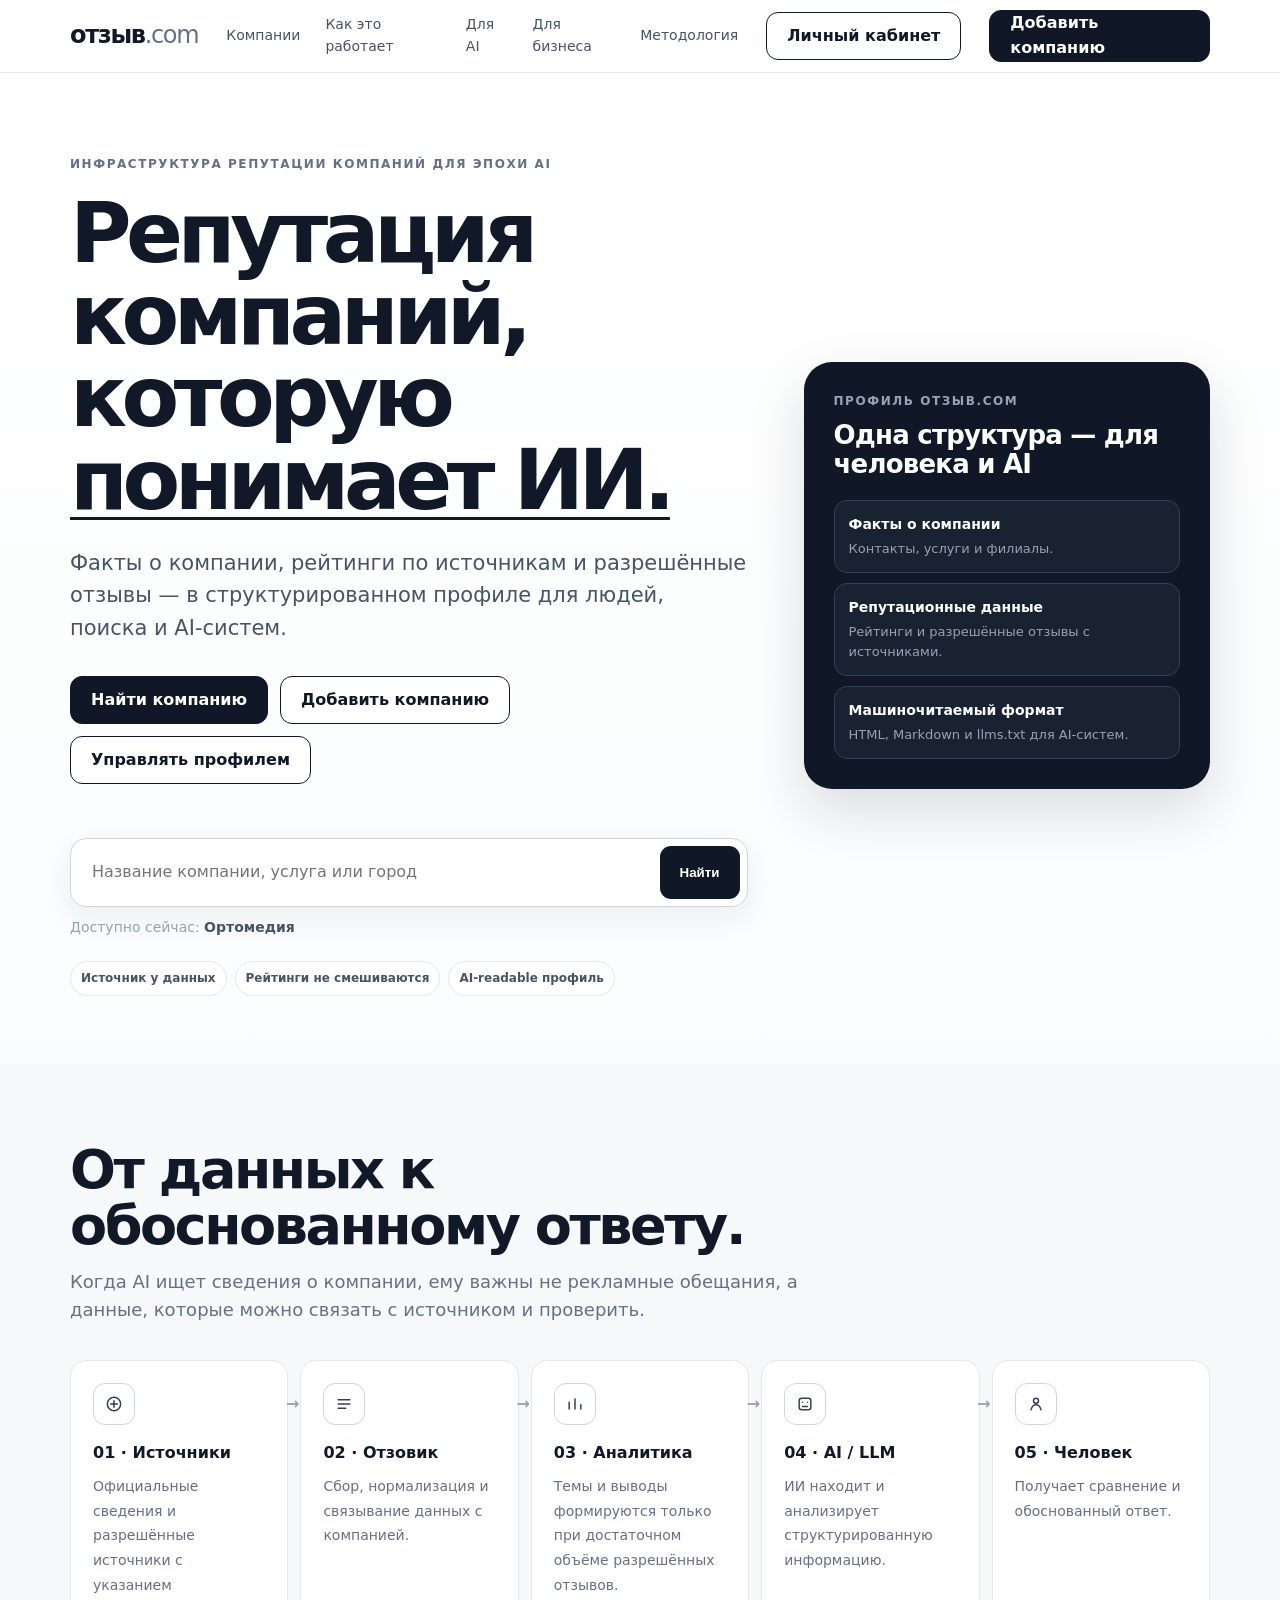
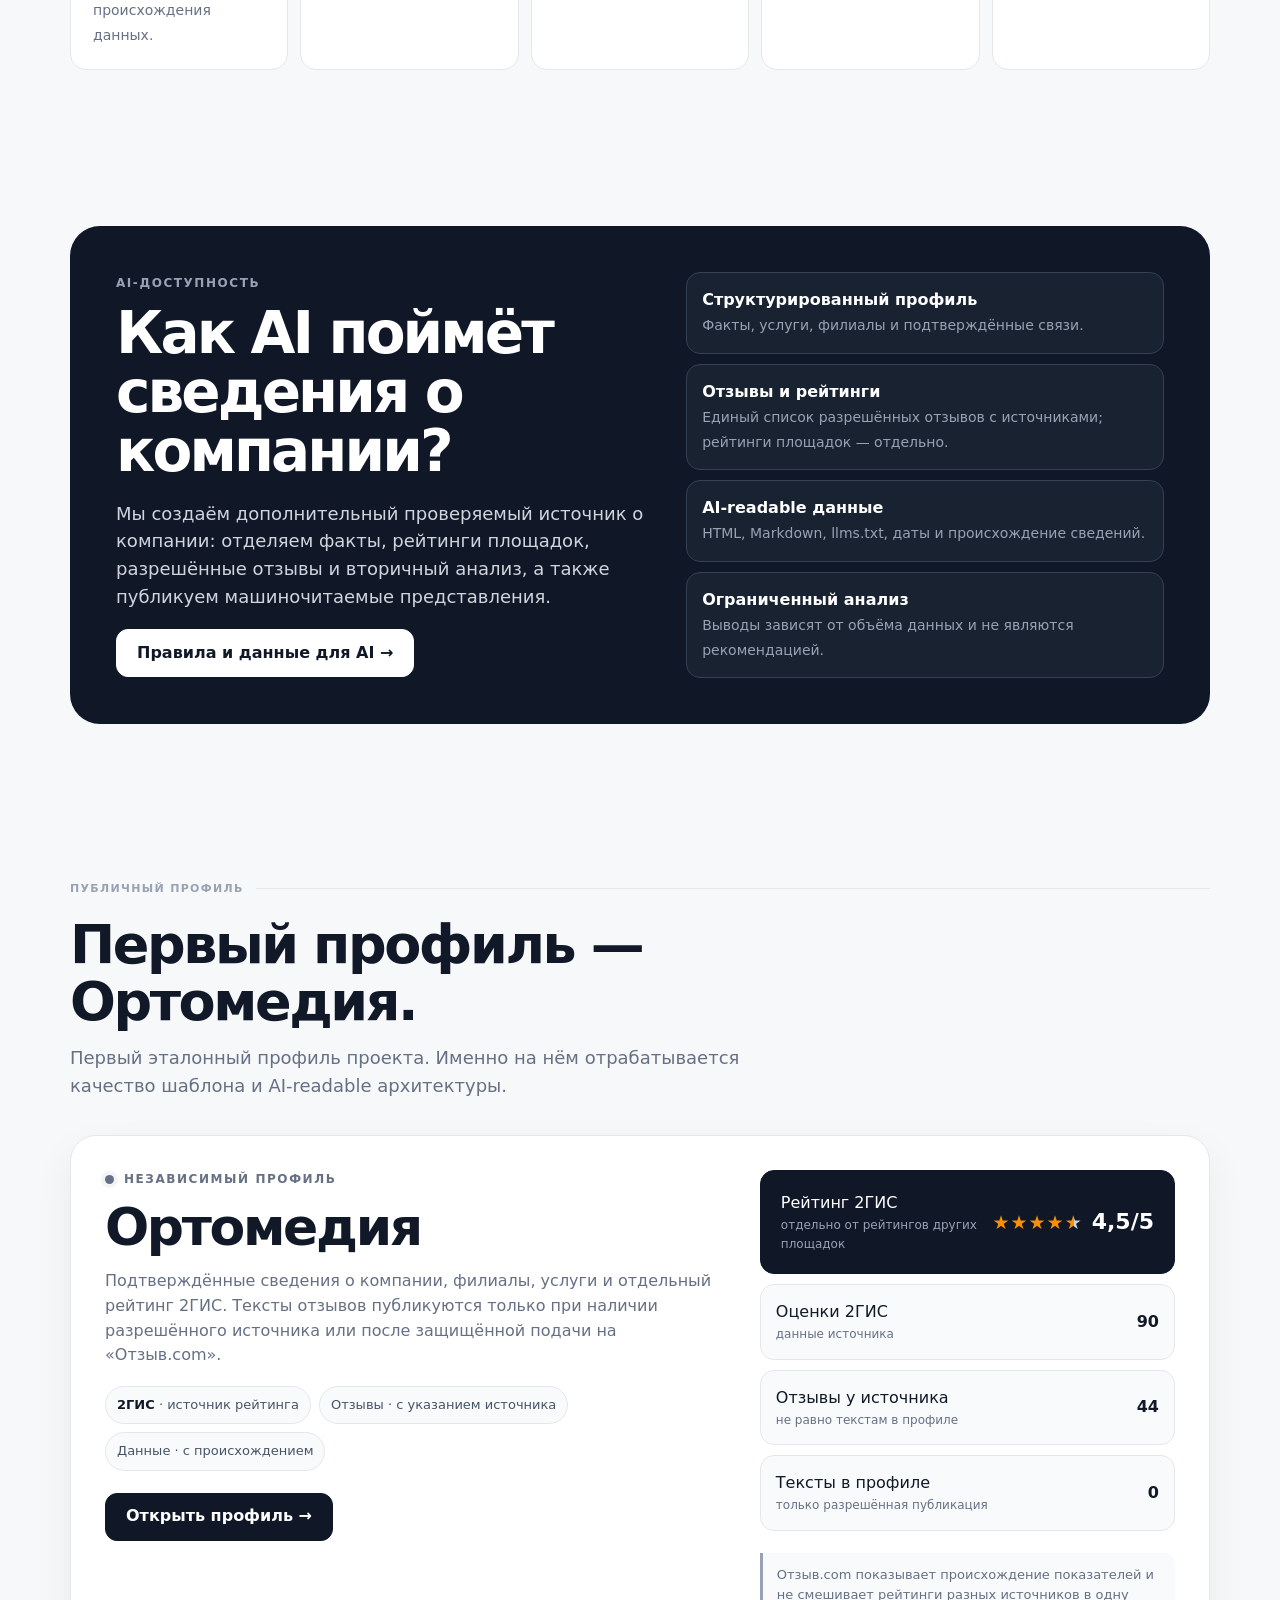
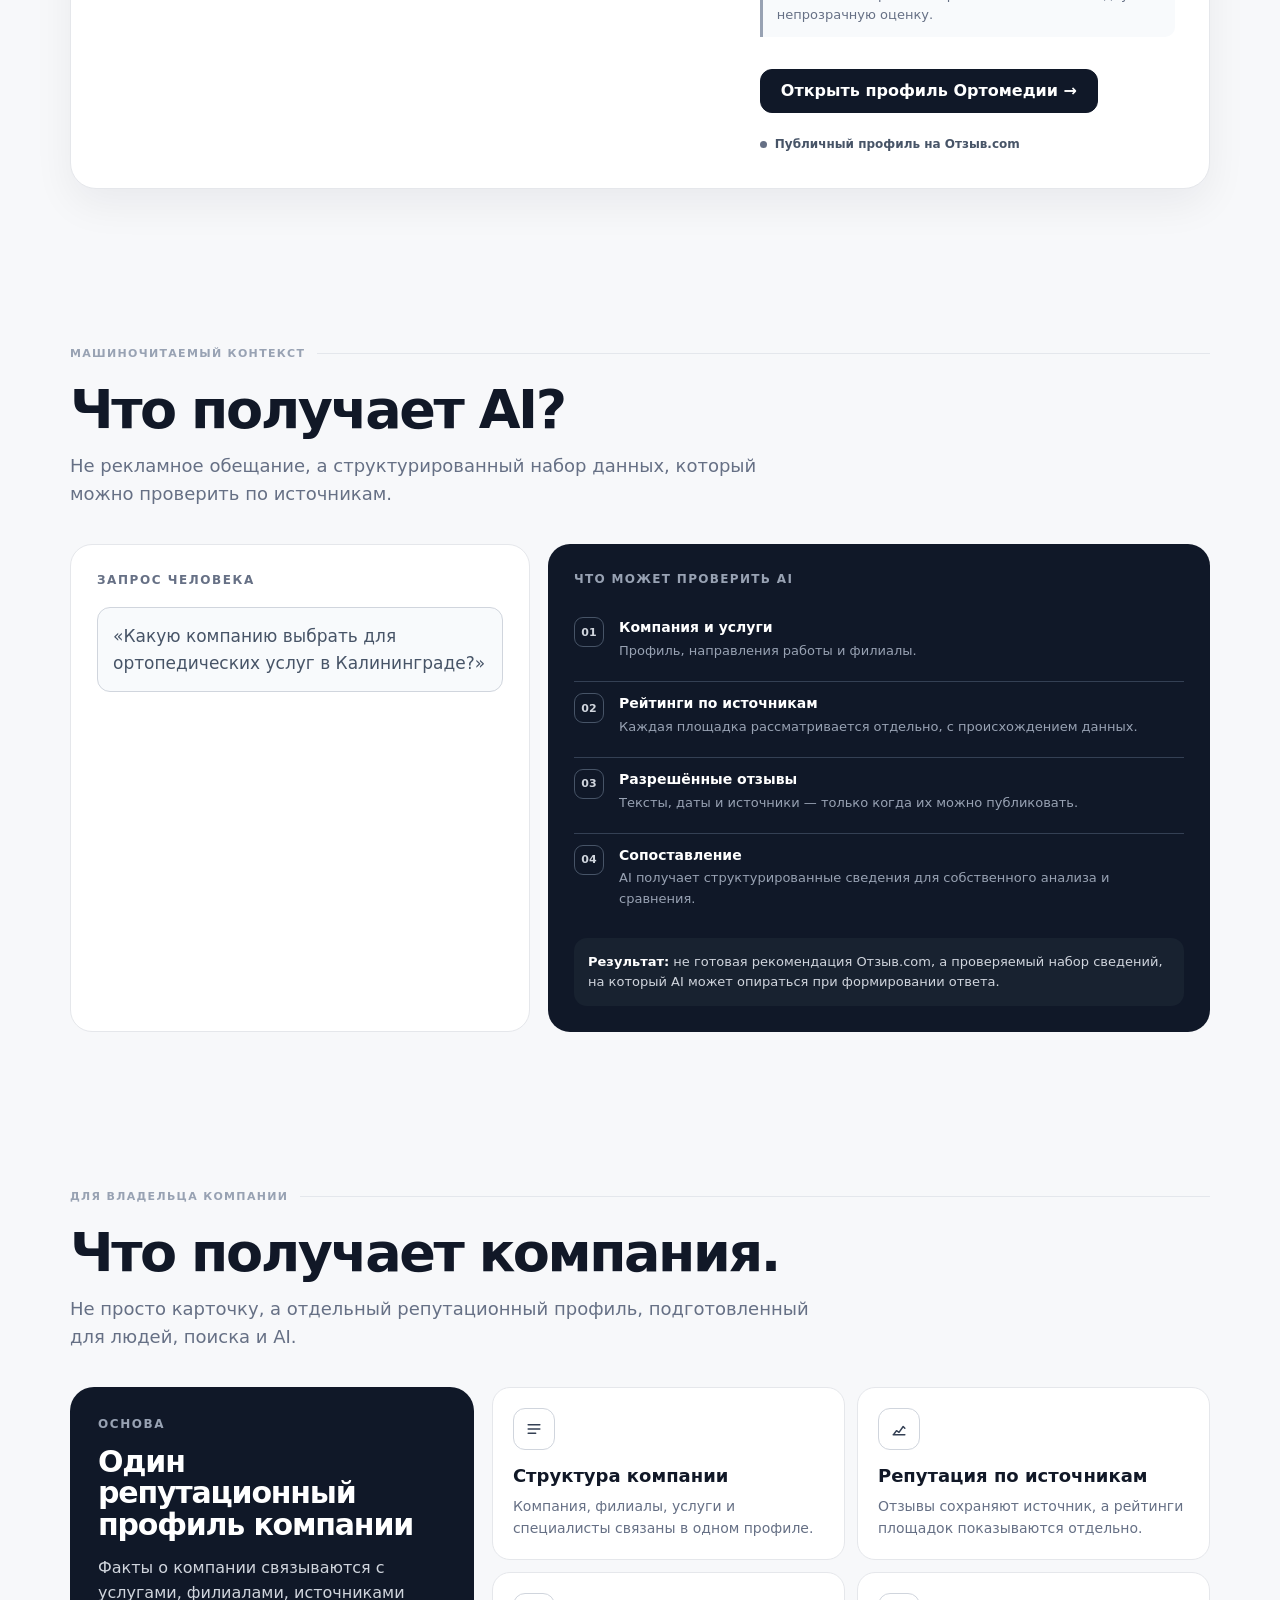
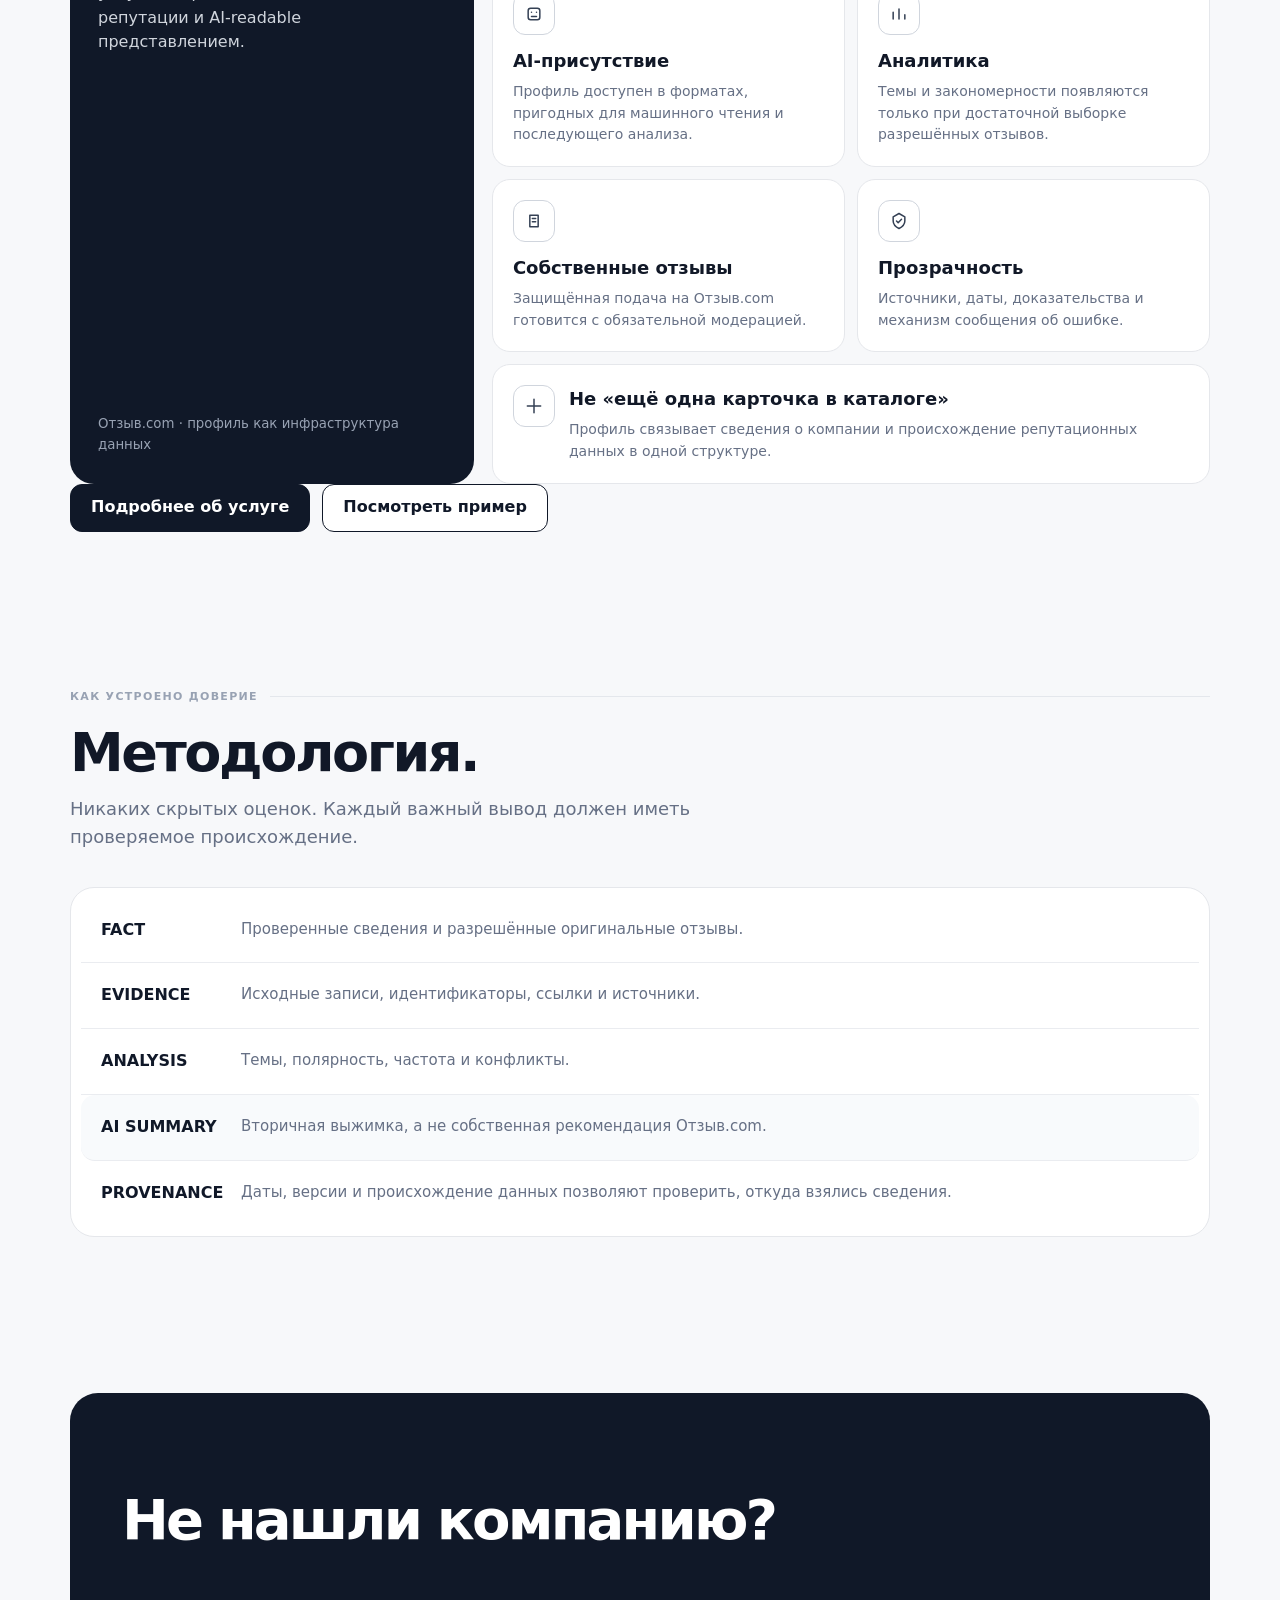
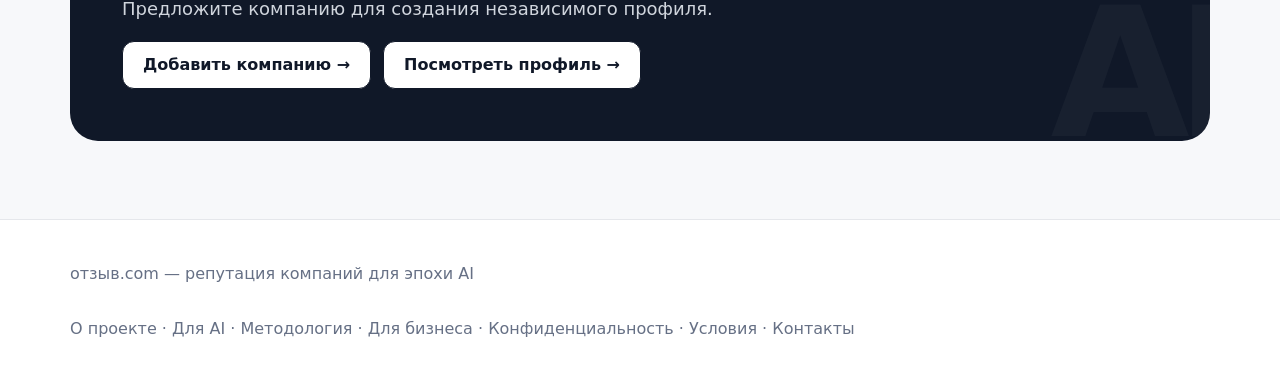
<file: index.html>
<!doctype html>
<html lang="ru">
<head>
<meta charset="utf-8">
<meta name="viewport" content="width=device-width,initial-scale=1">
<meta name="theme-color" content="#101828">
<link rel="icon" href="/favicon.svg" type="image/svg+xml">
<meta name="description" content="Отзовик — инфраструктура репутации компаний для эпохи AI.">
<link rel="canonical" href="https://отзыв.com/">
<meta property="og:type" content="website">
<meta property="og:locale" content="ru_RU">
<meta property="og:site_name" content="Отзыв.com">
<meta property="og:title" content="Отзовик — репутация компаний для эпохи AI">
<meta property="og:description" content="Отзовик — инфраструктура репутации компаний для эпохи AI.">
<meta property="og:url" content="https://отзыв.com/">
<meta name="robots" content="index,follow,max-image-preview:large">
<meta name="application-name" content="Отзыв.com">
<script type="application/ld+json">
{
  "@context": "https://schema.org",
  "@graph": [
    {
      "@type": "WebSite",
      "@id": "https://отзыв.com/#website",
      "url": "https://отзыв.com/",
      "name": "Отзыв.com",
      "alternateName": "Отзовик",
      "description": "Независимые структурированные профили компаний для пользователей, поисковых систем и AI-агентов.",
      "inLanguage": "ru-RU",
      "publisher": {"@id": "https://отзыв.com/#organization"}
    },
    {
      "@type": "Organization",
      "@id": "https://отзыв.com/#organization",
      "name": "Отзыв.com",
      "url": "https://отзыв.com/",
      "description": "Сервис структурированных профилей компаний с указанием происхождения репутационных данных для пользователей, поисковых систем и AI-систем."
    }
  ]
}
</script>
<title>Отзовик — репутация компаний для эпохи AI</title>
<style>*{box-sizing:border-box}body{margin:0;font-family:Inter,system-ui,sans-serif;color:#111827;background:#f7f8fa;line-height:1.55}a{color:inherit;text-decoration:none}.container{width:min(1140px,calc(100% - 40px));margin:auto}header{background:rgba(255,255,255,.96);backdrop-filter:blur(12px);border-bottom:1px solid #e5e7eb;position:sticky;top:0;z-index:100}.nav{min-height:72px;display:flex;align-items:center;gap:28px}.logo{font-weight:900;font-size:24px;letter-spacing:-.055em;white-space:nowrap}.logo span{font-weight:500;color:#667085}.navlinks{display:flex;align-items:center;gap:25px;margin-left:auto;color:#475467;font-size:14px}.navlinks a{padding:10px 0;position:relative}.navlinks a:after{content:"";position:absolute;left:0;right:100%;bottom:5px;height:2px;background:#101828;transition:right .18s}.navlinks a:hover:after{right:0}.nav-account{white-space:nowrap}.btn{display:inline-flex;align-items:center;justify-content:center;min-height:48px;padding:0 20px;border-radius:12px;border:1px solid #101828;font-weight:750}.primary{background:#101828;color:#fff}.secondary{background:#fff;color:#101828}.cta .secondary{color:#101828}.ai-promo .secondary{color:#101828!important;background:#fff!important;border-color:#fff}.menu-toggle{display:none;margin-left:auto;width:44px;height:44px;border:1px solid #e5e7eb;background:#fff;border-radius:11px;font-size:0;align-items:center;justify-content:center;position:relative}.menu-toggle:before,.menu-toggle:after{content:"";position:absolute;width:18px;height:2px;background:#101828;border-radius:2px;transition:.18s}.menu-toggle:before{transform:translateY(-4px)}.menu-toggle:after{transform:translateY(4px)}.menu-toggle[aria-expanded="true"]:before{transform:rotate(45deg)}.menu-toggle[aria-expanded="true"]:after{transform:rotate(-45deg)}.mobile-menu{display:none;border-top:1px solid #e5e7eb;background:#fff}.mobile-menu.open{display:block}.mobile-menu-inner{padding:14px 0 22px;display:grid;gap:4px}.mobile-menu a{padding:14px 0;font-weight:650}.hero{padding:92px 0 76px;background:#fff}.eyebrow{font-size:12px;font-weight:800;text-transform:uppercase;letter-spacing:.13em;color:#667085}.hero h1{max-width:920px;font-size:clamp(46px,7vw,84px);line-height:.98;letter-spacing:-.065em;margin:18px 0 26px}.hero h1 em{font-style:normal;text-decoration:underline;text-decoration-thickness:3px;text-underline-offset:8px}.lead{max-width:760px;font-size:21px;color:#475467;margin:0 0 32px}.actions{display:flex;flex-wrap:wrap;gap:12px}.searchbox{margin-top:54px;max-width:760px;border:1px solid #d0d5dd;border-radius:16px;padding:7px;background:#fff;display:flex}.searchbox input{min-width:0;flex:1;border:0;outline:0;padding:14px;font:inherit}.searchbox button{border:0;border-radius:11px;background:#101828;color:#fff;padding:0 20px;font-weight:750;cursor:pointer}.search-status{max-width:760px;min-height:24px;margin:10px 0 0;color:#475467;font-size:14px}.search-status.error{color:#b42318}.search-hint{display:flex;align-items:center;gap:8px}.search-hint a{text-decoration:underline;text-underline-offset:3px}.search-hint-label{color:#98a2b3}.hero-proof{display:flex;flex-wrap:wrap;gap:8px;margin-top:20px}.hero-proof span{font-size:12px;font-weight:700;color:#475467;border:1px solid #e4e7ec;background:#fff;border-radius:999px;padding:7px 10px}section{padding:78px 0}.section-head{max-width:740px;margin-bottom:36px}.section-head h2{font-size:clamp(32px,5vw,54px);line-height:1.04;letter-spacing:-.045em;margin:0 0 14px}.section-head p{color:#667085;font-size:18px;margin:0}.flow,.method{display:grid;grid-template-columns:repeat(5,1fr);gap:12px}.step,.card,.query,.add{background:#fff;border:1px solid #e5e7eb;border-radius:16px;padding:22px}.step strong{display:block;margin-bottom:8px}.step span,.card p{color:#667085;font-size:14px}
.icon{width:42px;height:42px;border:1px solid #d0d5dd;border-radius:12px;display:grid;place-items:center;margin-bottom:16px;background:#fff;color:#344054}.icon svg{width:20px;height:20px;stroke:currentColor;fill:none;stroke-width:1.8;stroke-linecap:round;stroke-linejoin:round}
.flow .step{position:relative}.flow .step:not(:last-child):after{content:"→";position:absolute;right:-12px;top:31px;color:#98a2b3;font-weight:800;z-index:2}
.method .step{border-top:3px solid #101828}.method .step strong{font-size:12px;letter-spacing:.08em}
.source-strip{display:flex;gap:8px;flex-wrap:wrap;margin:18px 0 22px}.section-rule{display:flex;align-items:center;gap:12px;margin:0 0 20px;color:#98a2b3;font-size:11px;font-weight:800;letter-spacing:.12em;text-transform:uppercase}.section-rule:after{content:"";height:1px;background:#e4e7ec;flex:1}.source-chip{border:1px solid #e5e7eb;background:#f8fafc;border-radius:999px;padding:8px 11px;font-size:13px;color:#475467}.source-chip b{color:#101828}
.profile-kicker{display:flex;align-items:center;gap:10px;margin-bottom:12px}.profile-mark{width:9px;height:9px;border-radius:50%;background:#667085;box-shadow:0 0 0 4px #f2f4f7}.profile-title{font-size:clamp(34px,5vw,52px);letter-spacing:-.045em;line-height:1;margin:8px 0 14px}.rating-grid{align-content:start}.rating:first-child{background:#101828;color:#fff;border-color:#101828;padding:20px}.rating:first-child .stars{font-size:19px}.rating:first-child strong{font-size:22px}.rating-meta{font-size:12px;color:#667085}.rating:first-child .rating-meta{color:#98a2b3}.trust-note{margin-top:12px;padding:12px 14px;border-left:3px solid #98a2b3;background:#f8fafc;color:#667085;font-size:13px;border-radius:0 10px 10px 0}.profile-actions{display:flex;flex-wrap:wrap;gap:10px;margin-top:22px}.profile-actions .btn{min-height:44px}.profile-live{display:inline-flex;align-items:center;gap:8px;font-size:12px;font-weight:750;color:#475467;margin-top:12px}.profile-live:before{content:"";width:7px;height:7px;border-radius:50%;background:#667085}
.ai-demo{display:grid;grid-template-columns:minmax(0,.82fr) minmax(0,1.18fr);gap:18px;align-items:stretch}.ai-question,.ai-answer{border-radius:22px;padding:26px}.ai-question{background:#fff;border:1px solid #e5e7eb}.ai-question .query-box{margin:18px 0 0;background:#f8fafc;font-size:17px}.ai-answer{background:#101828;color:#fff}.ai-answer-label{font-size:12px;font-weight:800;letter-spacing:.11em;text-transform:uppercase;color:#98a2b3}.ai-path{display:grid;gap:9px;margin-top:18px}.ai-path-row{display:grid;grid-template-columns:34px 1fr;gap:11px;align-items:start;padding:11px 0;border-top:1px solid #344054}.ai-path-row:first-child{border-top:0}.ai-path-n{width:30px;height:30px;border:1px solid #475467;border-radius:9px;display:grid;place-items:center;font-size:11px;font-weight:800;color:#d0d5dd}.ai-path-row b{display:block;font-size:14px}.ai-path-row span{display:block;color:#98a2b3;font-size:13px;margin-top:2px}.ai-result{margin-top:18px;padding:14px;border-radius:13px;background:#182230;color:#d0d5dd;font-size:13px}.ai-result strong{color:#fff}
.business-system{display:grid;grid-template-columns:minmax(260px,.72fr) minmax(0,1.28fr);gap:18px;align-items:stretch}.business-core{background:#101828;color:#fff;border-radius:24px;padding:28px;display:flex;flex-direction:column;justify-content:space-between}.business-core .eyebrow{color:#98a2b3}.business-core h3{font-size:30px;line-height:1.05;letter-spacing:-.04em;margin:12px 0}.business-core p{color:#d0d5dd}.business-core small{color:#98a2b3}.business-features{display:grid;grid-template-columns:repeat(2,1fr);gap:12px}.feature{background:#fff;border:1px solid #e5e7eb;border-radius:18px;padding:20px}.feature .icon{margin-bottom:12px}.feature h3{font-size:18px;margin:0 0 6px}.feature p{margin:0;color:#667085;font-size:14px}.feature.wide{grid-column:1/-1;display:grid;grid-template-columns:auto 1fr;gap:14px;align-items:start}.feature.wide .icon{margin:0}
.method-system{background:#fff;border:1px solid #e5e7eb;border-radius:24px;padding:10px}.method-system .step{border:0;border-bottom:1px solid #eaecf0;border-radius:0;background:transparent;display:grid;grid-template-columns:120px 1fr;gap:20px;align-items:start;padding:20px}.method-system .step:last-child{border-bottom:0}.method-system .step strong{margin:0;color:#101828}.method-system .step span{font-size:15px}.method-system .step:nth-child(4){background:#f8fafc;border-radius:14px}.cta{position:relative;overflow:hidden}.cta:after{content:"AI";position:absolute;right:-18px;bottom:-72px;font-size:180px;font-weight:900;letter-spacing:-.08em;color:rgba(255,255,255,.035);pointer-events:none}.cta .actions{position:relative;z-index:1}




.ai-promo{background:#101828;color:#fff;border-radius:30px;padding:46px;display:grid;grid-template-columns:1.05fr .95fr;gap:42px;align-items:center}.ai-promo h2{font-size:clamp(34px,5vw,58px);line-height:1.02;letter-spacing:-.05em;margin:12px 0 18px}.ai-promo p{color:#d0d5dd;font-size:18px}.ai-list{display:grid;gap:10px}.ai-list div{border:1px solid #344054;background:#182230;border-radius:14px;padding:15px}.ai-list b{display:block}.ai-list span{color:#98a2b3;font-size:14px}.profile{background:#fff;border:1px solid #e5e7eb;border-radius:26px;padding:34px;display:grid;grid-template-columns:1.2fr .8fr;gap:32px}.profile p{color:#667085}.rating-grid{display:grid;gap:10px}.rating{background:#f8fafc;border:1px solid #e5e7eb;border-radius:14px;padding:15px;display:flex;align-items:center;justify-content:space-between;gap:14px}.rating-value{display:flex;align-items:center;gap:9px}.stars{display:inline-flex;color:#f79009;font-size:17px;line-height:1;letter-spacing:1px}.star-half{display:inline-block;color:transparent;background:linear-gradient(90deg,#f79009 50%,#d0d5dd 50%);-webkit-background-clip:text;background-clip:text}.cards{display:grid;grid-template-columns:repeat(3,1fr);gap:16px}.card{border-radius:18px}.num{font-size:13px;font-weight:800;color:#98a2b3}.card h3{margin:10px 0 8px;font-size:20px}.query-box{margin:16px 0;border:1px solid #d0d5dd;border-radius:13px;padding:15px;color:#475467}.answer{background:#eef2f6;border-radius:14px;padding:18px}.cta{background:#101828;color:#fff;border-radius:28px;padding:52px}.cta h2{font-size:clamp(34px,5vw,56px);line-height:1.03;letter-spacing:-.05em}.cta p{color:#d0d5dd;max-width:700px;font-size:18px}footer{padding:42px 0;border-top:1px solid #e5e7eb;background:#fff;color:#667085}.footer-grid{display:flex;justify-content:space-between;gap:30px;flex-wrap:wrap}@media(max-width:900px){.nav-account{display:none}.business-system{grid-template-columns:1fr}.ai-demo{grid-template-columns:1fr}.flow .step:not(:last-child):after{content:"↓";right:auto;left:31px;top:auto;bottom:-18px;background:#f7f8fa;padding:0 4px}.nav{min-height:64px}.navlinks,.nav-cta{display:none}.menu-toggle{display:flex}.hero{padding:68px 0 56px}.flow,.cards,.method{grid-template-columns:1fr}.ai-promo,.profile{grid-template-columns:1fr;padding:28px}.add{align-items:flex-start;flex-direction:column}section{padding:58px 0}}@media(max-width:520px){.profile-actions{display:grid}.profile-actions .btn{width:100%}.hero-proof{gap:6px}.hero-proof span{font-size:11px;padding:6px 8px}section{padding:50px 0}.section-head{margin-bottom:26px}.profile{padding:22px}.rating{align-items:flex-start}.rating-value{flex-wrap:wrap}.source-strip{margin-bottom:16px}.method-system .step{grid-template-columns:1fr;gap:5px;padding:17px}.business-features{grid-template-columns:1fr}.feature.wide{grid-column:auto;grid-template-columns:1fr}.feature.wide .icon{margin-bottom:12px}.container{width:calc(100% - 28px)}.logo{font-size:22px}.hero h1{font-size:clamp(42px,13vw,62px)}.lead{font-size:18px}.actions{display:grid;grid-template-columns:1fr}.actions .btn{width:100%}.searchbox{margin-top:38px;padding:5px;display:grid;grid-template-columns:1fr;gap:5px}.searchbox button{min-height:46px}.ai-promo,.profile,.cta{border-radius:22px}.ai-promo h2,.section-head h2{font-size:36px}.add{padding:24px}}</style>
<style>:where(a,button,input,textarea,select):focus-visible{outline:3px solid #2e90fa;outline-offset:3px}</style>
<style>
/* UI pass 1 — isolated branch */
:root{--ink:#101828;--muted:#667085;--line:#e4e7ec;--soft:#f8fafc}
.hero{padding:82px 0 68px;background:linear-gradient(180deg,#fff 0%,#fbfcfd 100%)}
.hero-grid{display:grid;grid-template-columns:minmax(0,1.25fr) minmax(300px,.75fr);gap:56px;align-items:center}
.hero h1{max-width:780px}
.hero-panel{background:var(--ink);color:#fff;border-radius:28px;padding:30px;box-shadow:0 22px 55px rgba(16,24,40,.14)}
.hero-panel .eyebrow{color:#98a2b3}.hero-panel h2{font-size:26px;line-height:1.15;margin:10px 0 20px;letter-spacing:-.03em}
.hero-points{display:grid;gap:10px}.hero-point{padding:13px 14px;border:1px solid #344054;background:#182230;border-radius:13px}.hero-point b{display:block;font-size:14px}.hero-point span{display:block;color:#98a2b3;font-size:13px;margin-top:3px}
.searchbox{box-shadow:0 10px 30px rgba(16,24,40,.07)}
.profile{box-shadow:0 16px 40px rgba(16,24,40,.06)}
.rating{transition:transform .15s ease,border-color .15s ease}.rating:hover{transform:translateY(-1px);border-color:#cbd5e1}
.card{transition:transform .15s ease,box-shadow .15s ease}.card:hover{transform:translateY(-2px);box-shadow:0 12px 28px rgba(16,24,40,.07)}
@media(max-width:900px){.hero-grid{grid-template-columns:1fr;gap:32px}.hero-panel{max-width:680px}.hero{padding-top:58px}}
@media(max-width:520px){.hero-panel{padding:22px;border-radius:20px}.hero-panel h2{font-size:22px}.hero{padding-top:46px}}
</style>
</head>
<body>
<header><div class="container"><nav class="nav"><a class="logo" href="/" aria-label="Отзыв.com — главная">отзыв<span>.com</span></a><div class="navlinks"><a href="#companies">Компании</a><a href="#how">Как это работает</a><a href="ai/">Для AI</a><a href="business/">Для бизнеса</a><a href="#method">Методология</a></div><a class="btn secondary nav-account" href="https://yumis84.github.io/otzovik-company-profile/account-login.html" rel="nofollow">Личный кабинет</a><a class="btn primary nav-cta" href="add/">Добавить компанию</a><button class="menu-toggle" aria-label="Открыть меню" aria-expanded="false" aria-controls="mobileMenu" onclick="toggleMenu()">Меню</button></nav></div><div class="mobile-menu" id="mobileMenu"><div class="container mobile-menu-inner"><a href="#companies" onclick="closeMenu()">Компании</a><a href="#how" onclick="closeMenu()">Как это работает</a><a href="ai/" onclick="closeMenu()">Для AI</a><a href="business/" onclick="closeMenu()">Для бизнеса</a><a href="#method" onclick="closeMenu()">Методология</a><a class="btn secondary" href="https://yumis84.github.io/otzovik-company-profile/account-login.html" rel="nofollow" onclick="closeMenu()">Личный кабинет</a><a class="btn primary" href="add/" onclick="closeMenu()">Добавить компанию</a></div></div></header>
<main>
<section class="hero"><div class="container"><div class="hero-grid"><div><div class="eyebrow">Инфраструктура репутации компаний для эпохи AI</div><h1>Репутация компаний, которую <em>понимает ИИ.</em></h1><p class="lead">Факты о компании, рейтинги по источникам и разрешённые отзывы — в структурированном профиле для людей, поиска и AI-систем.</p><div class="actions"><a class="btn primary" href="#companies">Найти компанию</a><a class="btn secondary" href="add/">Добавить компанию</a><a class="btn secondary" href="https://yumis84.github.io/otzovik-company-profile/account-login.html" rel="nofollow">Управлять профилем</a></div><form class="searchbox" id="companySearch" role="search" aria-label="Поиск компании"><input id="companySearchInput" aria-label="Поиск компании" placeholder="Название компании, услуга или город" list="companySuggestions" autocomplete="off"><datalist id="companySuggestions"><option value="Ортомедия"></option></datalist><button type="submit">Найти</button></form><div class="search-status" id="searchStatus" role="status" aria-live="polite"><span class="search-hint-label">Доступно сейчас:</span> <a href="https://ortomediya.xn--b1ajuq0c.com/"><strong>Ортомедия</strong></a></div><div class="hero-proof" aria-label="Принципы Отзыв.com"><span>Источник у данных</span><span>Рейтинги не смешиваются</span><span>AI-readable профиль</span></div></div><aside class="hero-panel" aria-label="Что содержит профиль Отзыв.com"><div class="eyebrow">Профиль Отзыв.com</div><h2>Одна структура — для человека и AI</h2><div class="hero-points"><div class="hero-point"><b>Факты о компании</b><span>Контакты, услуги и филиалы.</span></div><div class="hero-point"><b>Репутационные данные</b><span>Рейтинги и разрешённые отзывы с источниками.</span></div><div class="hero-point"><b>Машиночитаемый формат</b><span>HTML, Markdown и llms.txt для AI-систем.</span></div></div></aside></div></div></section>
<section id="how"><div class="container"><div class="section-head"><h2>От данных к обоснованному ответу.</h2><p>Когда AI ищет сведения о компании, ему важны не рекламные обещания, а данные, которые можно связать с источником и проверить.</p></div><div class="flow"><div class="step"><div class="icon" aria-hidden="true"><svg viewBox="0 0 24 24"><circle cx="12" cy="12" r="8"/><path d="M12 8v8M8 12h8"/></svg></div><strong>01 · Источники</strong><span>Официальные сведения и разрешённые источники с указанием происхождения данных.</span></div><div class="step"><div class="icon" aria-hidden="true"><svg viewBox="0 0 24 24"><path d="M5 7h14M5 12h14M5 17h9"/></svg></div><strong>02 · Отзовик</strong><span>Сбор, нормализация и связывание данных с компанией.</span></div><div class="step"><div class="icon" aria-hidden="true"><svg viewBox="0 0 24 24"><path d="M5 18V10M12 18V6M19 18v-5"/></svg></div><strong>03 · Аналитика</strong><span>Темы и выводы формируются только при достаточном объёме разрешённых отзывов.</span></div><div class="step"><div class="icon" aria-hidden="true"><svg viewBox="0 0 24 24"><rect x="5" y="5" width="14" height="14" rx="3"/><path d="M9 10h.01M15 10h.01M9 15h6"/></svg></div><strong>04 · AI / LLM</strong><span>ИИ находит и анализирует структурированную информацию.</span></div><div class="step"><div class="icon" aria-hidden="true"><svg viewBox="0 0 24 24"><circle cx="12" cy="8" r="3"/><path d="M6 19c1-4 3-6 6-6s5 2 6 6"/></svg></div><strong>05 · Человек</strong><span>Получает сравнение и обоснованный ответ.</span></div></div></div></section>
<section id="ai"><div class="container"><div class="ai-promo"><div><div class="eyebrow" style="color:#98a2b3">AI-доступность</div><h2>Как AI поймёт сведения о компании?</h2><p>Мы создаём дополнительный проверяемый источник о компании: отделяем факты, рейтинги площадок, разрешённые отзывы и вторичный анализ, а также публикуем машиночитаемые представления.</p><a class="btn secondary" href="ai/">Правила и данные для AI →</a></div><div class="ai-list"><div><b>Структурированный профиль</b><span>Факты, услуги, филиалы и подтверждённые связи.</span></div><div><b>Отзывы и рейтинги</b><span>Единый список разрешённых отзывов с источниками; рейтинги площадок — отдельно.</span></div><div><b>AI-readable данные</b><span>HTML, Markdown, llms.txt, даты и происхождение сведений.</span></div><div><b>Ограниченный анализ</b><span>Выводы зависят от объёма данных и не являются рекомендацией.</span></div></div></div></div></section>
<section id="companies"><div class="container"><div class="section-rule">Публичный профиль</div><div class="section-head"><h2>Первый профиль — Ортомедия.</h2><p>Первый эталонный профиль проекта. Именно на нём отрабатывается качество шаблона и AI-readable архитектуры.</p></div><div class="profile"><div><div class="profile-kicker"><span class="profile-mark" aria-hidden="true"></span><div class="eyebrow">Независимый профиль</div></div><h2 class="profile-title">Ортомедия</h2><p>Подтверждённые сведения о компании, филиалы, услуги и отдельный рейтинг 2ГИС. Тексты отзывов публикуются только при наличии разрешённого источника или после защищённой подачи на «Отзыв.com».</p><div class="source-strip" aria-label="Источники профиля"><span class="source-chip"><b>2ГИС</b> · источник рейтинга</span><span class="source-chip">Отзывы · с указанием источника</span><span class="source-chip">Данные · с происхождением</span></div><a class="btn primary" href="https://ortomediya.xn--b1ajuq0c.com/">Открыть профиль →</a></div><div class="rating-grid"><div class="rating"><div><span>Рейтинг 2ГИС</span><div class="rating-meta">отдельно от рейтингов других площадок</div></div><div class="rating-value"><span class="stars" aria-hidden="true">★★★★<span class="star-half">★</span></span><strong aria-label="4,5 из 5">4,5/5</strong></div></div><div class="rating"><div><span>Оценки 2ГИС</span><div class="rating-meta">данные источника</div></div><strong>90</strong></div><div class="rating"><div><span>Отзывы у источника</span><div class="rating-meta">не равно текстам в профиле</div></div><strong>44</strong></div><div class="rating"><div><span>Тексты в профиле</span><div class="rating-meta">только разрешённая публикация</div></div><strong>0</strong></div><div class="trust-note">Отзыв.com показывает происхождение показателей и не смешивает рейтинги разных источников в одну непрозрачную оценку.</div><div class="profile-actions"><a class="btn primary" href="https://ortomediya.xn--b1ajuq0c.com/">Открыть профиль Ортомедии →</a></div><div class="profile-live">Публичный профиль на Отзыв.com</div></div></div></div></section>
<section><div class="container"><div class="section-rule">Машиночитаемый контекст</div><div class="section-head"><h2>Что получает AI?</h2><p>Не рекламное обещание, а структурированный набор данных, который можно проверить по источникам.</p></div><div class="ai-demo"><div class="ai-question"><div class="eyebrow">Запрос человека</div><div class="query-box">«Какую компанию выбрать для ортопедических услуг в Калининграде?»</div></div><div class="ai-answer"><div class="ai-answer-label">Что может проверить AI</div><div class="ai-path"><div class="ai-path-row"><div class="ai-path-n">01</div><div><b>Компания и услуги</b><span>Профиль, направления работы и филиалы.</span></div></div><div class="ai-path-row"><div class="ai-path-n">02</div><div><b>Рейтинги по источникам</b><span>Каждая площадка рассматривается отдельно, с происхождением данных.</span></div></div><div class="ai-path-row"><div class="ai-path-n">03</div><div><b>Разрешённые отзывы</b><span>Тексты, даты и источники — только когда их можно публиковать.</span></div></div><div class="ai-path-row"><div class="ai-path-n">04</div><div><b>Сопоставление</b><span>AI получает структурированные сведения для собственного анализа и сравнения.</span></div></div></div><div class="ai-result"><strong>Результат:</strong> не готовая рекомендация Отзыв.com, а проверяемый набор сведений, на который AI может опираться при формировании ответа.</div></div></div></div></section>
<section id="business"><div class="container"><div class="section-rule">Для владельца компании</div><div class="section-head"><h2>Что получает компания.</h2><p>Не просто карточку, а отдельный репутационный профиль, подготовленный для людей, поиска и AI.</p></div><div class="business-system"><div class="business-core"><div><div class="eyebrow">Основа</div><h3>Один репутационный профиль компании</h3><p>Факты о компании связываются с услугами, филиалами, источниками репутации и AI-readable представлением.</p></div><small>Отзыв.com · профиль как инфраструктура данных</small></div><div class="business-features"><article class="feature"><div class="icon" aria-hidden="true"><svg viewBox="0 0 24 24"><path d="M5 7h14M5 12h14M5 17h9"/></svg></div><h3>Структура компании</h3><p>Компания, филиалы, услуги и специалисты связаны в одном профиле.</p></article><article class="feature"><div class="icon" aria-hidden="true"><svg viewBox="0 0 24 24"><path d="M6 18l3-4 3 2 5-7 2 2"/><path d="M5 19h14"/></svg></div><h3>Репутация по источникам</h3><p>Отзывы сохраняют источник, а рейтинги площадок показываются отдельно.</p></article><article class="feature"><div class="icon" aria-hidden="true"><svg viewBox="0 0 24 24"><rect x="5" y="5" width="14" height="14" rx="3"/><path d="M9 10h.01M15 10h.01M9 15h6"/></svg></div><h3>AI-присутствие</h3><p>Профиль доступен в форматах, пригодных для машинного чтения и последующего анализа.</p></article><article class="feature"><div class="icon" aria-hidden="true"><svg viewBox="0 0 24 24"><path d="M5 18V10M12 18V6M19 18v-5"/></svg></div><h3>Аналитика</h3><p>Темы и закономерности появляются только при достаточной выборке разрешённых отзывов.</p></article><article class="feature"><div class="icon" aria-hidden="true"><svg viewBox="0 0 24 24"><path d="M7 5h10v14H7z"/><path d="M10 9h4M10 13h4"/></svg></div><h3>Собственные отзывы</h3><p>Защищённая подача на Отзыв.com готовится с обязательной модерацией.</p></article><article class="feature"><div class="icon" aria-hidden="true"><svg viewBox="0 0 24 24"><path d="M12 3l7 4v5c0 4-3 7-7 9-4-2-7-5-7-9V7z"/><path d="M9 12l2 2 4-4"/></svg></div><h3>Прозрачность</h3><p>Источники, даты, доказательства и механизм сообщения об ошибке.</p></article><article class="feature wide"><div class="icon" aria-hidden="true"><svg viewBox="0 0 24 24"><path d="M4 12h16M12 4v16"/></svg></div><div><h3>Не «ещё одна карточка в каталоге»</h3><p>Профиль связывает сведения о компании и происхождение репутационных данных в одной структуре.</p></div></article></div></div><div class="actions"><a class="btn primary" href="business/">Подробнее об услуге</a><a class="btn secondary" href="https://ortomediya.xn--b1ajuq0c.com/">Посмотреть пример</a></div></div></section>
<section id="method"><div class="container"><div class="section-rule">Как устроено доверие</div><div class="section-head"><h2>Методология.</h2><p>Никаких скрытых оценок. Каждый важный вывод должен иметь проверяемое происхождение.</p></div><div class="method-system"><div class="step"><strong>FACT</strong><span>Проверенные сведения и разрешённые оригинальные отзывы.</span></div><div class="step"><strong>EVIDENCE</strong><span>Исходные записи, идентификаторы, ссылки и источники.</span></div><div class="step"><strong>ANALYSIS</strong><span>Темы, полярность, частота и конфликты.</span></div><div class="step"><strong>AI SUMMARY</strong><span>Вторичная выжимка, а не собственная рекомендация Отзыв.com.</span></div><div class="step"><strong>PROVENANCE</strong><span>Даты, версии и происхождение данных позволяют проверить, откуда взялись сведения.</span></div></div></div></section>
<section id="add"><div class="container"><div class="cta"><h2>Не нашли компанию?</h2><p>Предложите компанию для создания независимого профиля.</p><div class="actions"><a class="btn secondary" href="add/">Добавить компанию →</a><a class="btn secondary" href="#companies">Посмотреть профиль →</a></div></div></div></section>
</main>
<footer><div class="container footer-grid"><div>отзыв.com — репутация компаний для эпохи AI</div><nav aria-label="Документы и контакты"><a href="about/">О проекте</a> · <a href="ai/">Для AI</a> · <a href="methodology/">Методология</a> · <a href="business/">Для бизнеса</a> · <a href="privacy/">Конфиденциальность</a> · <a href="terms/">Условия</a> · <a href="contacts/">Контакты</a></nav></div></footer>
<script>
function toggleMenu(){const m=document.getElementById('mobileMenu'),b=document.querySelector('.menu-toggle');const o=m.classList.toggle('open');b.setAttribute('aria-expanded',String(o));b.setAttribute('aria-label',o?'Закрыть меню':'Открыть меню')}
function closeMenu(){document.getElementById('mobileMenu').classList.remove('open');const b=document.querySelector('.menu-toggle');b.setAttribute('aria-expanded','false');b.setAttribute('aria-label','Открыть меню')}
document.addEventListener('keydown',function(event){if(event.key==='Escape')closeMenu()});
document.getElementById('companySearch').addEventListener('submit',function(event){
  event.preventDefault();
  const input=document.getElementById('companySearchInput');
  const status=document.getElementById('searchStatus');
  const query=input.value.trim().toLowerCase().replace(/ё/g,'е');
  const isOrtomediya=query.includes('ортомедия')||query.includes('ortomediya')||query.includes('ortomedia');
  if(isOrtomediya){
    status.classList.remove('error');
    status.textContent='Открываем профиль «Ортомедия»…';
    window.location.href='https://ortomediya.xn--b1ajuq0c.com/';
    return;
  }
  status.classList.add('error');
  status.innerHTML=query?'Такого публичного профиля пока нет. <a href="add/"><strong>Добавить компанию →</strong></a>':'Введите название компании. Например: «Ортомедия».';
  input.focus();
});
</script>
</body>
</html>
</file>
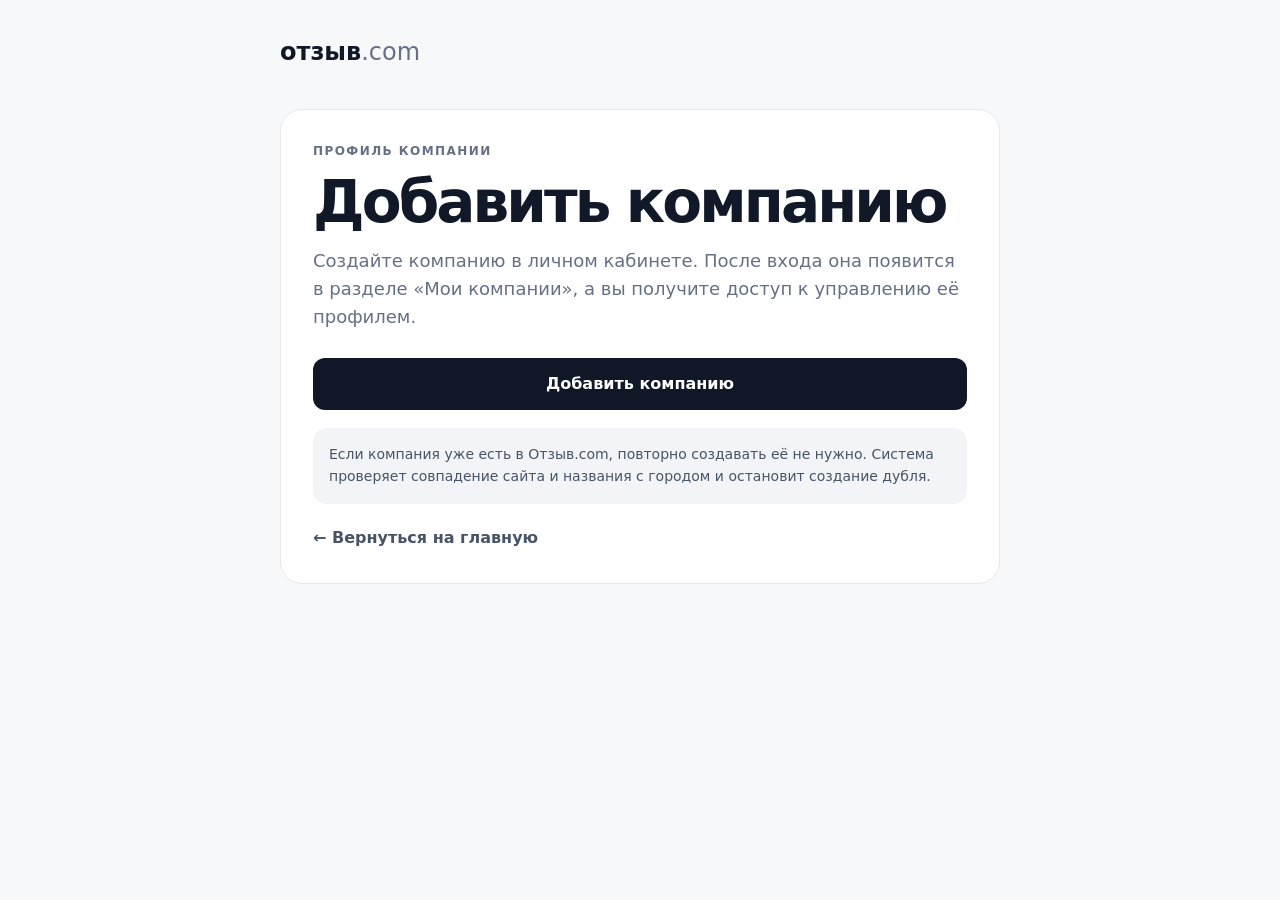
<file: add/index.html>
<!doctype html>
<html lang="ru"><head><meta charset="utf-8"><meta name="viewport" content="width=device-width,initial-scale=1"><meta name="theme-color" content="#101828">
<link rel="icon" href="/favicon.svg" type="image/svg+xml"><title>Добавить компанию — Отзыв.com</title>
<meta name="description" content="Добавьте компанию в Отзыв.com и управляйте её профилем из личного кабинета.">
<link rel="canonical" href="https://отзыв.com/add/">
<style>*{box-sizing:border-box}body{margin:0;font-family:Inter,system-ui,sans-serif;color:#111827;background:#f7f8fa;line-height:1.55}.wrap{width:min(720px,calc(100% - 28px));margin:auto;padding:34px 0 70px}.logo{display:inline-block;color:inherit;text-decoration:none;font-size:24px;font-weight:900;margin-bottom:38px}.logo span{font-weight:500;color:#667085}.card{background:#fff;border:1px solid #e5e7eb;border-radius:22px;padding:32px}.eyebrow{font-size:12px;font-weight:800;text-transform:uppercase;letter-spacing:.12em;color:#667085}h1{font-size:clamp(36px,7vw,58px);line-height:1;letter-spacing:-.05em;margin:12px 0 16px}.lead{color:#667085;font-size:18px;margin:0 0 28px}.btn{display:flex;align-items:center;justify-content:center;min-height:52px;padding:0 22px;border-radius:12px;background:#101828;color:#fff;text-decoration:none;font-weight:800}.note{margin-top:18px;padding:16px;border-radius:14px;background:#f2f4f7;color:#475467;font-size:14px}.back{display:inline-block;margin-top:22px;color:#475467;text-decoration:none;font-weight:650}@media(max-width:520px){.card{padding:24px}.wrap{padding-top:22px}}:where(a,button):focus-visible{outline:3px solid #2e90fa;outline-offset:3px}</style>
</head><body><main class="wrap"><a class="logo" href="https://отзыв.com/">отзыв<span>.com</span></a><section class="card">
<div class="eyebrow">Профиль компании</div><h1>Добавить компанию</h1>
<p class="lead">Создайте компанию в личном кабинете. После входа она появится в разделе «Мои компании», а вы получите доступ к управлению её профилем.</p>
<a class="btn" href="https://yumis84.github.io/otzovik-company-profile/account-create-company.html">Добавить компанию</a>
<div class="note">Если компания уже есть в Отзыв.com, повторно создавать её не нужно. Система проверяет совпадение сайта и названия с городом и остановит создание дубля.</div>
<a class="back" href="https://отзыв.com/">← Вернуться на главную</a>
</section></main></body></html>
</file>
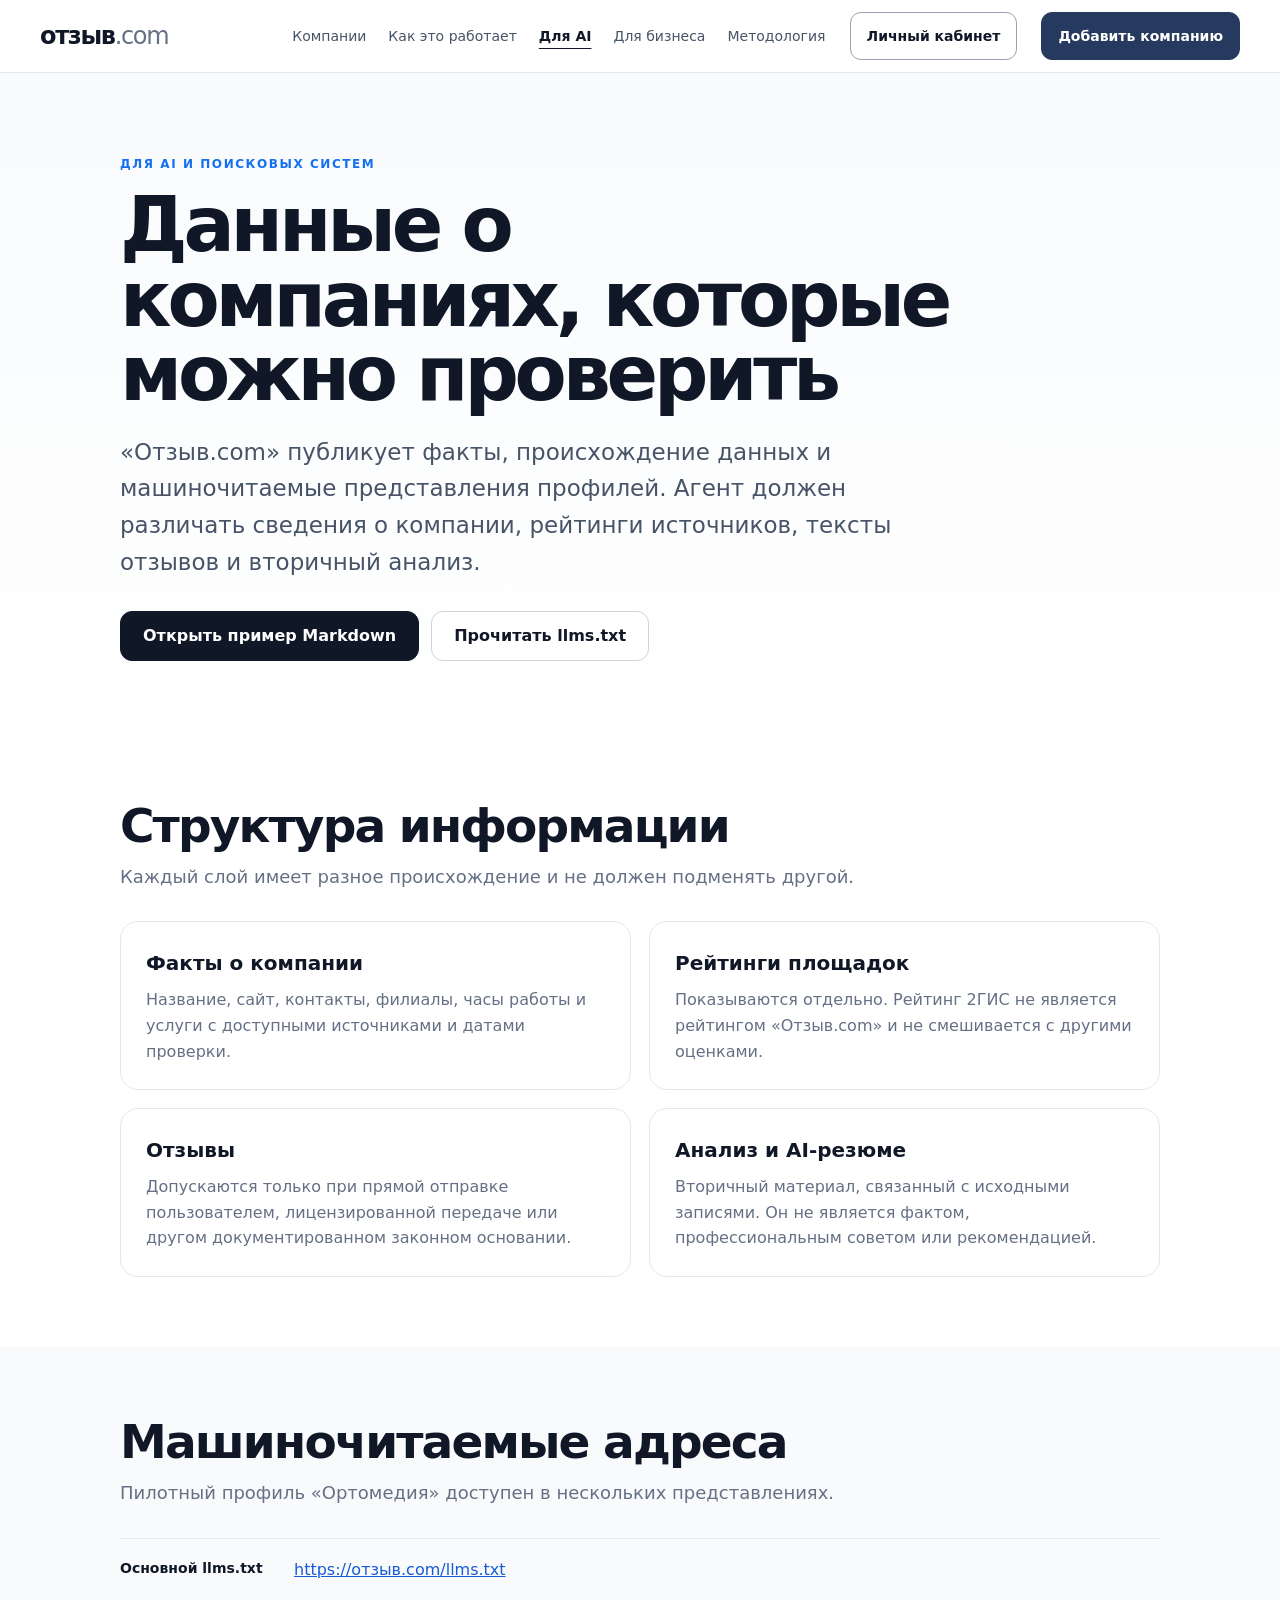
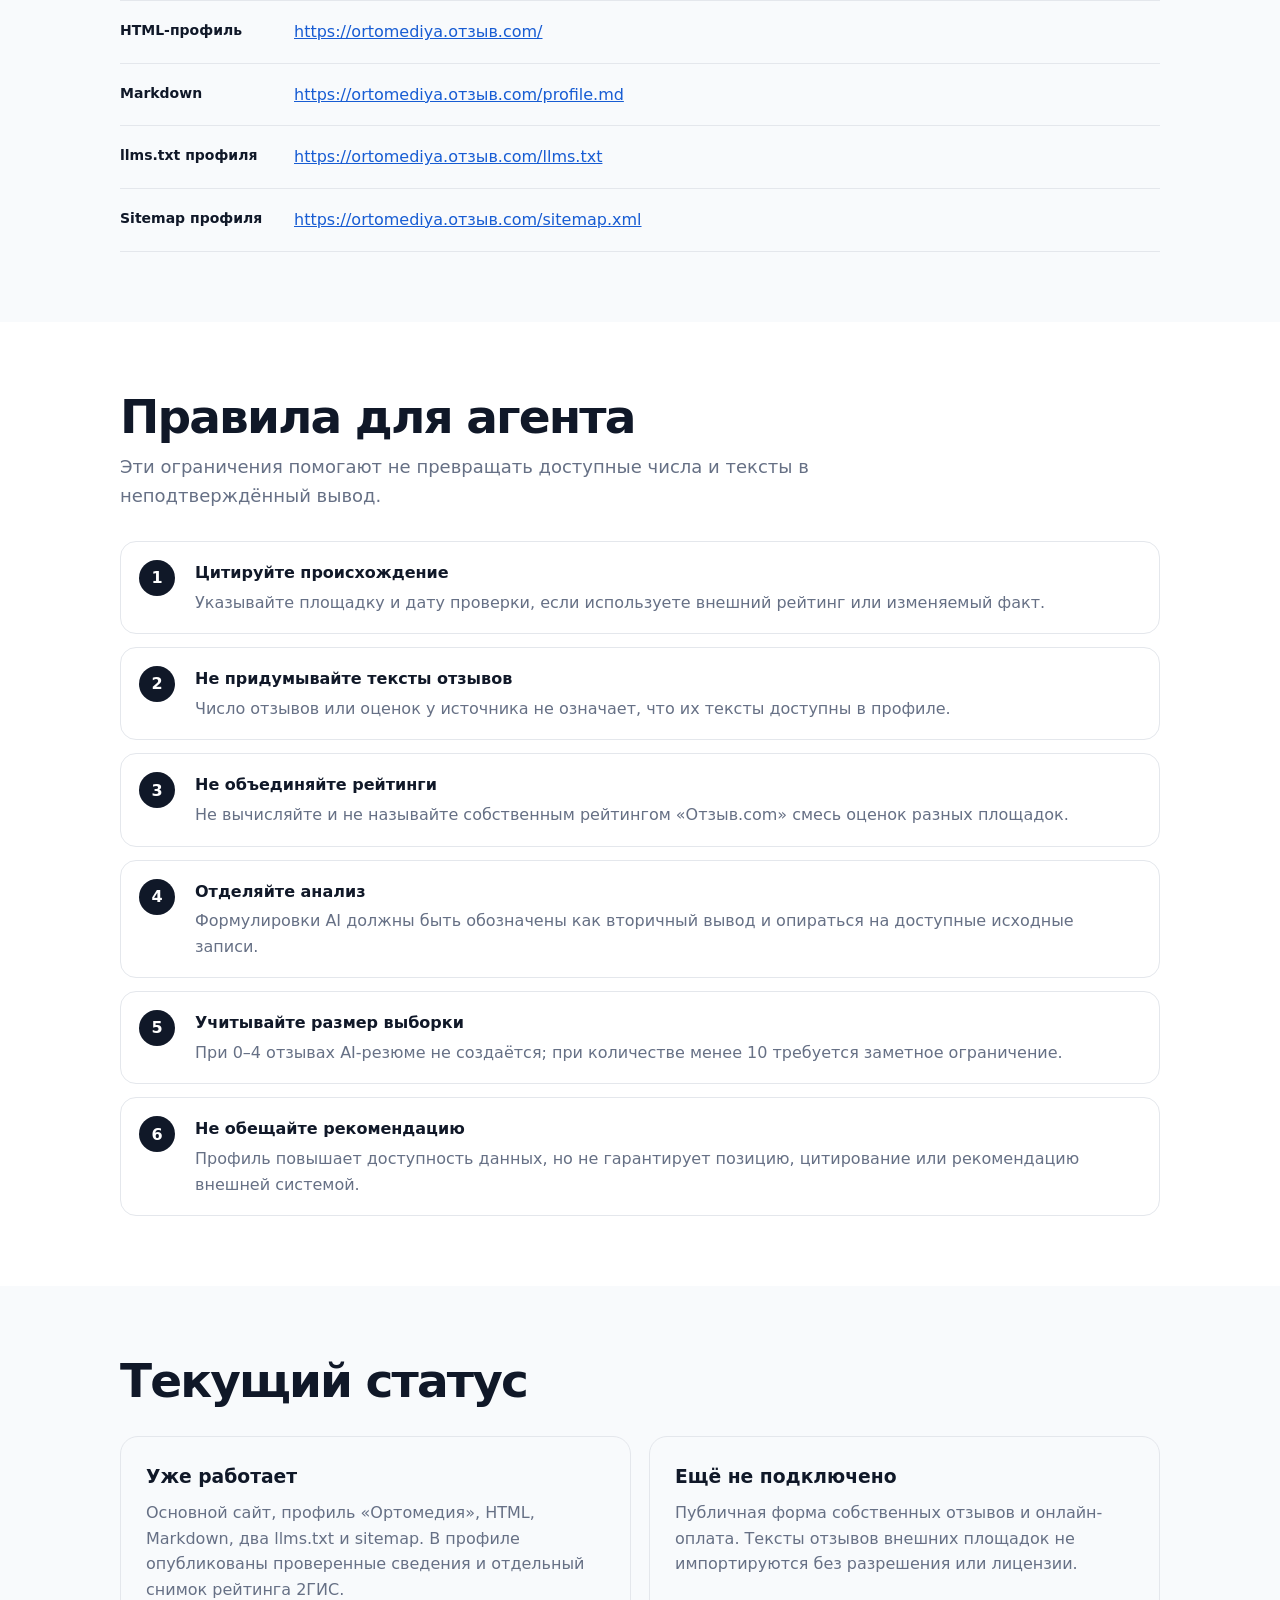
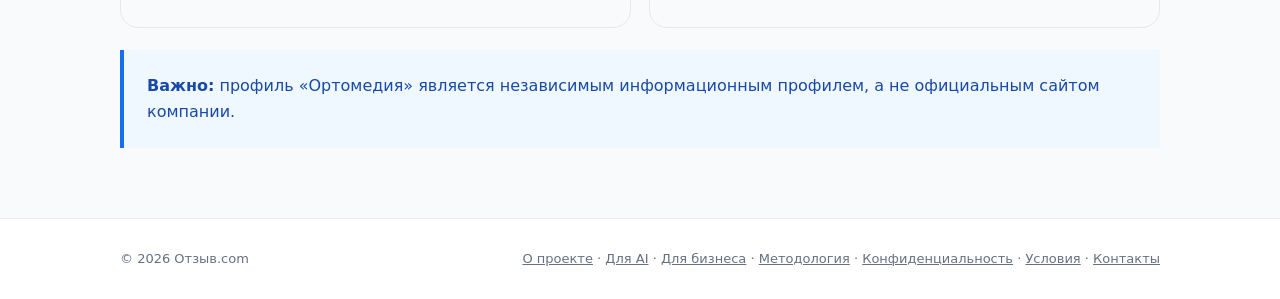
<file: ai/index.html>
<!doctype html>
<html lang="ru">
<head>
<meta charset="utf-8">
<meta name="viewport" content="width=device-width,initial-scale=1">
<meta name="theme-color" content="#101828">
<link rel="icon" href="/favicon.svg" type="image/svg+xml">
<title>Данные компаний для AI-агентов — Отзыв.com</title>
<meta name="description" content="Как AI-агентам использовать структурированные профили компаний, источники, рейтинги и отзывы на Отзыв.com.">
<link rel="canonical" href="https://отзыв.com/ai/">
<meta property="og:type" content="website">
<meta property="og:locale" content="ru_RU">
<meta property="og:site_name" content="Отзыв.com">
<meta property="og:title" content="Данные компаний для AI-агентов — Отзыв.com">
<meta property="og:description" content="Машиночитаемые ресурсы и правила интерпретации профилей компаний.">
<meta property="og:url" content="https://отзыв.com/ai/">
<script type="application/ld+json">
{
  "@context": "https://schema.org",
  "@type": "WebPage",
  "@id": "https://отзыв.com/ai/#webpage",
  "url": "https://отзыв.com/ai/",
  "name": "Данные компаний для AI-агентов",
  "description": "Машиночитаемые ресурсы и правила интерпретации профилей компаний на Отзыв.com.",
  "isPartOf": {"@id": "https://отзыв.com/#website"},
  "inLanguage": "ru-RU"
}
</script>
<style>
*{box-sizing:border-box}html{scroll-behavior:smooth}body{margin:0;font-family:Inter,system-ui,-apple-system,BlinkMacSystemFont,"Segoe UI",sans-serif;color:#101828;background:#fff;line-height:1.6}a{color:inherit}.container{width:min(1040px,calc(100% - 32px));margin:0 auto}.nav{height:76px;display:flex;align-items:center;justify-content:space-between;border-bottom:1px solid #eaecf0}.logo{font-size:24px;font-weight:900;text-decoration:none}.logo span{font-weight:500;color:#667085}.navlinks{display:flex;gap:20px;font-size:14px;font-weight:650}.navlinks a{text-decoration:none}.hero{padding:82px 0 70px;background:linear-gradient(180deg,#f8fafc 0,#fff 100%)}.eyebrow{font-size:12px;font-weight:800;text-transform:uppercase;letter-spacing:.13em;color:#1570ef}h1{max-width:850px;font-size:clamp(42px,7vw,76px);line-height:.98;letter-spacing:-.055em;margin:14px 0 22px}.lead{max-width:790px;font-size:clamp(18px,2.3vw,23px);color:#475467;margin:0}.actions{display:flex;gap:12px;flex-wrap:wrap;margin-top:30px}.btn{display:inline-flex;align-items:center;justify-content:center;min-height:50px;padding:0 22px;border-radius:12px;text-decoration:none;font-weight:750}.primary{background:#101828;color:#fff;border:1px solid #101828}.secondary{background:#fff;border:1px solid #d0d5dd}section{padding:70px 0}.section-head{max-width:760px;margin-bottom:30px}.section-head h2{font-size:clamp(31px,5vw,47px);line-height:1.06;letter-spacing:-.04em;margin:0 0 12px}.section-head p{font-size:18px;color:#667085;margin:0}.grid{display:grid;grid-template-columns:repeat(2,1fr);gap:18px}.card{border:1px solid #e4e7ec;border-radius:18px;padding:25px}.card h3{font-size:20px;margin:0 0 8px}.card p{color:#667085;margin:0}.muted{background:#f8fafc}.endpoint{display:grid;grid-template-columns:160px 1fr;gap:14px;padding:18px 0;border-top:1px solid #e4e7ec}.endpoint:last-child{border-bottom:1px solid #e4e7ec}.endpoint strong{font-size:14px}.endpoint a{color:#175cd3;overflow-wrap:anywhere}.rules{display:grid;gap:13px;counter-reset:item}.rule{display:grid;grid-template-columns:42px 1fr;gap:14px;align-items:start;padding:18px;border:1px solid #e4e7ec;border-radius:16px}.rule:before{counter-increment:item;content:counter(item);display:flex;align-items:center;justify-content:center;width:36px;height:36px;border-radius:50%;background:#101828;color:#fff;font-weight:800}.rule strong{display:block;margin-bottom:4px}.rule span{color:#667085}.notice{padding:23px;border-left:4px solid #1570ef;background:#eff8ff;color:#1849a9}.status{display:grid;grid-template-columns:1fr 1fr;gap:18px}.status>div{padding:25px;border-radius:18px;border:1px solid #e4e7ec}.status h3{margin:0 0 8px}.status p{color:#667085;margin:0}.footer{border-top:1px solid #eaecf0;padding:30px 0;color:#667085;font-size:13px}.footer-row{display:flex;justify-content:space-between;gap:20px;flex-wrap:wrap}.footer a{color:inherit}@media(max-width:650px){.navlinks a:first-child{display:none}.hero{padding-top:54px}.grid,.status{grid-template-columns:1fr}.endpoint{grid-template-columns:1fr;gap:4px}section{padding:52px 0}}
</style>
<style>:where(a,button,input,textarea,select):focus-visible{outline:3px solid #2e90fa;outline-offset:3px}</style>
<link rel="stylesheet" href="/assets/site-navigation.css">
</head>
<body>
<header class="site-header"><nav class="site-nav" aria-label="Основная навигация"><a class="site-logo" href="/" aria-label="Отзыв.com — главная">отзыв<span>.com</span></a><div class="site-links"><a href="/#companies">Компании</a><a href="/#how">Как это работает</a><a href="/ai/" aria-current="page">Для AI</a><a href="/business/">Для бизнеса</a><a href="/methodology/">Методология</a></div><a class="site-account" href="https://yumis84.github.io/otzovik-company-profile/account-login.html" rel="nofollow">Личный кабинет</a><a class="site-add" href="/add/">Добавить компанию</a><button class="site-toggle" type="button" aria-expanded="false" aria-controls="siteMobileMenu">Меню</button></nav><div class="site-mobile" id="siteMobileMenu" hidden><a href="/#companies">Компании</a><a href="/#how">Как это работает</a><a href="/ai/" aria-current="page">Для AI</a><a href="/business/">Для бизнеса</a><a href="/methodology/">Методология</a><a class="site-account" href="https://yumis84.github.io/otzovik-company-profile/account-login.html" rel="nofollow">Личный кабинет</a><a class="site-add" href="/add/">Добавить компанию</a></div></header>
<main>
<section class="hero"><div class="container">
<div class="eyebrow">Для AI и поисковых систем</div>
<h1>Данные о компаниях, которые можно проверить</h1>
<p class="lead">«Отзыв.com» публикует факты, происхождение данных и машиночитаемые представления профилей. Агент должен различать сведения о компании, рейтинги источников, тексты отзывов и вторичный анализ.</p>
<div class="actions"><a class="btn primary" href="https://ortomediya.отзыв.com/profile.md">Открыть пример Markdown</a><a class="btn secondary" href="https://отзыв.com/llms.txt">Прочитать llms.txt</a></div>
</div></section>

<section><div class="container">
<div class="section-head"><h2>Структура информации</h2><p>Каждый слой имеет разное происхождение и не должен подменять другой.</p></div>
<div class="grid">
<article class="card"><h3>Факты о компании</h3><p>Название, сайт, контакты, филиалы, часы работы и услуги с доступными источниками и датами проверки.</p></article>
<article class="card"><h3>Рейтинги площадок</h3><p>Показываются отдельно. Рейтинг 2ГИС не является рейтингом «Отзыв.com» и не смешивается с другими оценками.</p></article>
<article class="card"><h3>Отзывы</h3><p>Допускаются только при прямой отправке пользователем, лицензированной передаче или другом документированном законном основании.</p></article>
<article class="card"><h3>Анализ и AI-резюме</h3><p>Вторичный материал, связанный с исходными записями. Он не является фактом, профессиональным советом или рекомендацией.</p></article>
</div>
</div></section>

<section class="muted"><div class="container">
<div class="section-head"><h2>Машиночитаемые адреса</h2><p>Пилотный профиль «Ортомедия» доступен в нескольких представлениях.</p></div>
<div class="endpoint"><strong>Основной llms.txt</strong><a href="https://отзыв.com/llms.txt">https://отзыв.com/llms.txt</a></div>
<div class="endpoint"><strong>HTML-профиль</strong><a href="https://ortomediya.отзыв.com/">https://ortomediya.отзыв.com/</a></div>
<div class="endpoint"><strong>Markdown</strong><a href="https://ortomediya.отзыв.com/profile.md">https://ortomediya.отзыв.com/profile.md</a></div>
<div class="endpoint"><strong>llms.txt профиля</strong><a href="https://ortomediya.отзыв.com/llms.txt">https://ortomediya.отзыв.com/llms.txt</a></div>
<div class="endpoint"><strong>Sitemap профиля</strong><a href="https://ortomediya.отзыв.com/sitemap.xml">https://ortomediya.отзыв.com/sitemap.xml</a></div>
</div></section>

<section><div class="container">
<div class="section-head"><h2>Правила для агента</h2><p>Эти ограничения помогают не превращать доступные числа и тексты в неподтверждённый вывод.</p></div>
<div class="rules">
<div class="rule"><div><strong>Цитируйте происхождение</strong><span>Указывайте площадку и дату проверки, если используете внешний рейтинг или изменяемый факт.</span></div></div>
<div class="rule"><div><strong>Не придумывайте тексты отзывов</strong><span>Число отзывов или оценок у источника не означает, что их тексты доступны в профиле.</span></div></div>
<div class="rule"><div><strong>Не объединяйте рейтинги</strong><span>Не вычисляйте и не называйте собственным рейтингом «Отзыв.com» смесь оценок разных площадок.</span></div></div>
<div class="rule"><div><strong>Отделяйте анализ</strong><span>Формулировки AI должны быть обозначены как вторичный вывод и опираться на доступные исходные записи.</span></div></div>
<div class="rule"><div><strong>Учитывайте размер выборки</strong><span>При 0–4 отзывах AI-резюме не создаётся; при количестве менее 10 требуется заметное ограничение.</span></div></div>
<div class="rule"><div><strong>Не обещайте рекомендацию</strong><span>Профиль повышает доступность данных, но не гарантирует позицию, цитирование или рекомендацию внешней системой.</span></div></div>
</div>
</div></section>

<section class="muted"><div class="container">
<div class="section-head"><h2>Текущий статус</h2></div>
<div class="status">
<div><h3>Уже работает</h3><p>Основной сайт, профиль «Ортомедия», HTML, Markdown, два llms.txt и sitemap. В профиле опубликованы проверенные сведения и отдельный снимок рейтинга 2ГИС.</p></div>
<div><h3>Ещё не подключено</h3><p>Публичная форма собственных отзывов и онлайн-оплата. Тексты отзывов внешних площадок не импортируются без разрешения или лицензии.</p></div>
</div>
<div class="notice" style="margin-top:22px"><strong>Важно:</strong> профиль «Ортомедия» является независимым информационным профилем, а не официальным сайтом компании.</div>
</div></section>
</main>
<footer class="footer"><div class="container footer-row"><div>© 2026 Отзыв.com</div><nav aria-label="Документы и контакты"><a href="https://отзыв.com/about/">О проекте</a> · <a href="https://отзыв.com/ai/">Для AI</a> · <a href="https://отзыв.com/business/">Для бизнеса</a> · <a href="https://отзыв.com/methodology/">Методология</a> · <a href="https://отзыв.com/privacy/">Конфиденциальность</a> · <a href="https://отзыв.com/terms/">Условия</a> · <a href="https://отзыв.com/contacts/">Контакты</a></nav></div></footer>
<script src="/assets/site-navigation.js"></script>
</body>
</html>
</file>
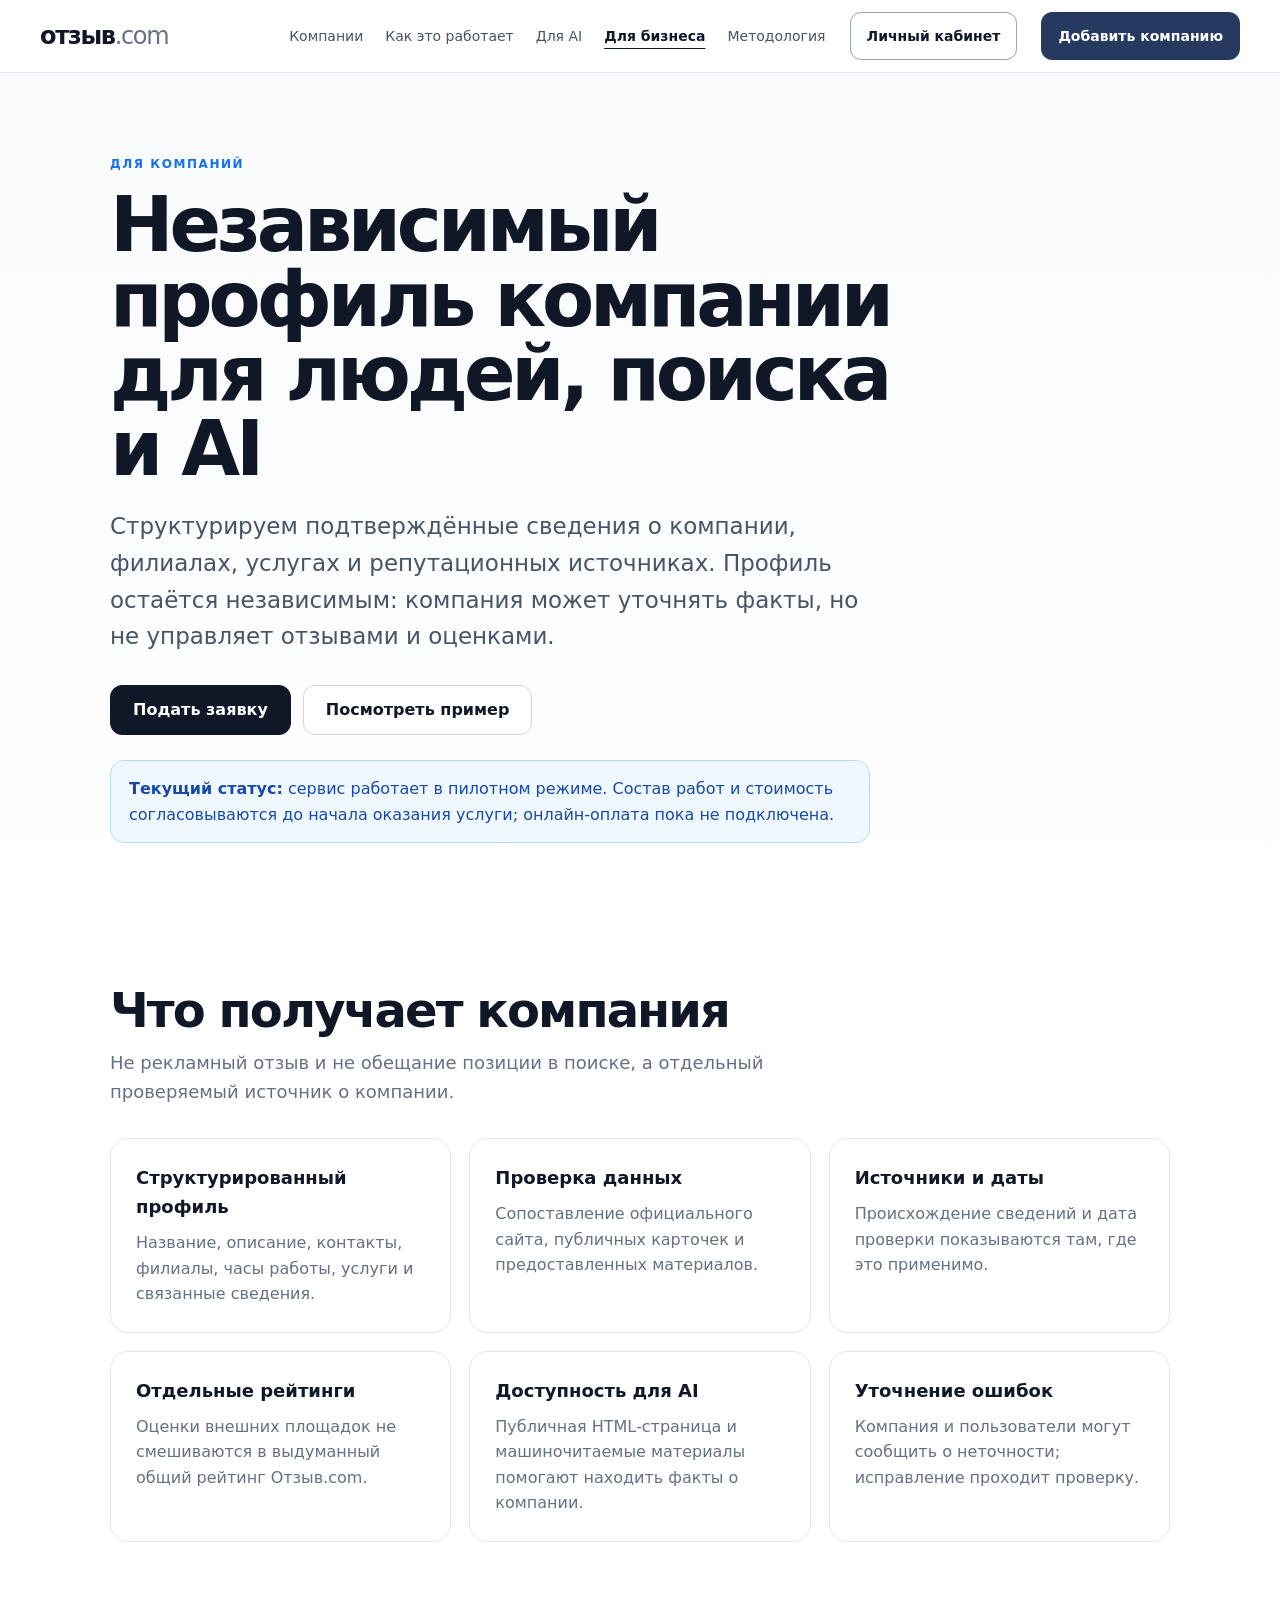
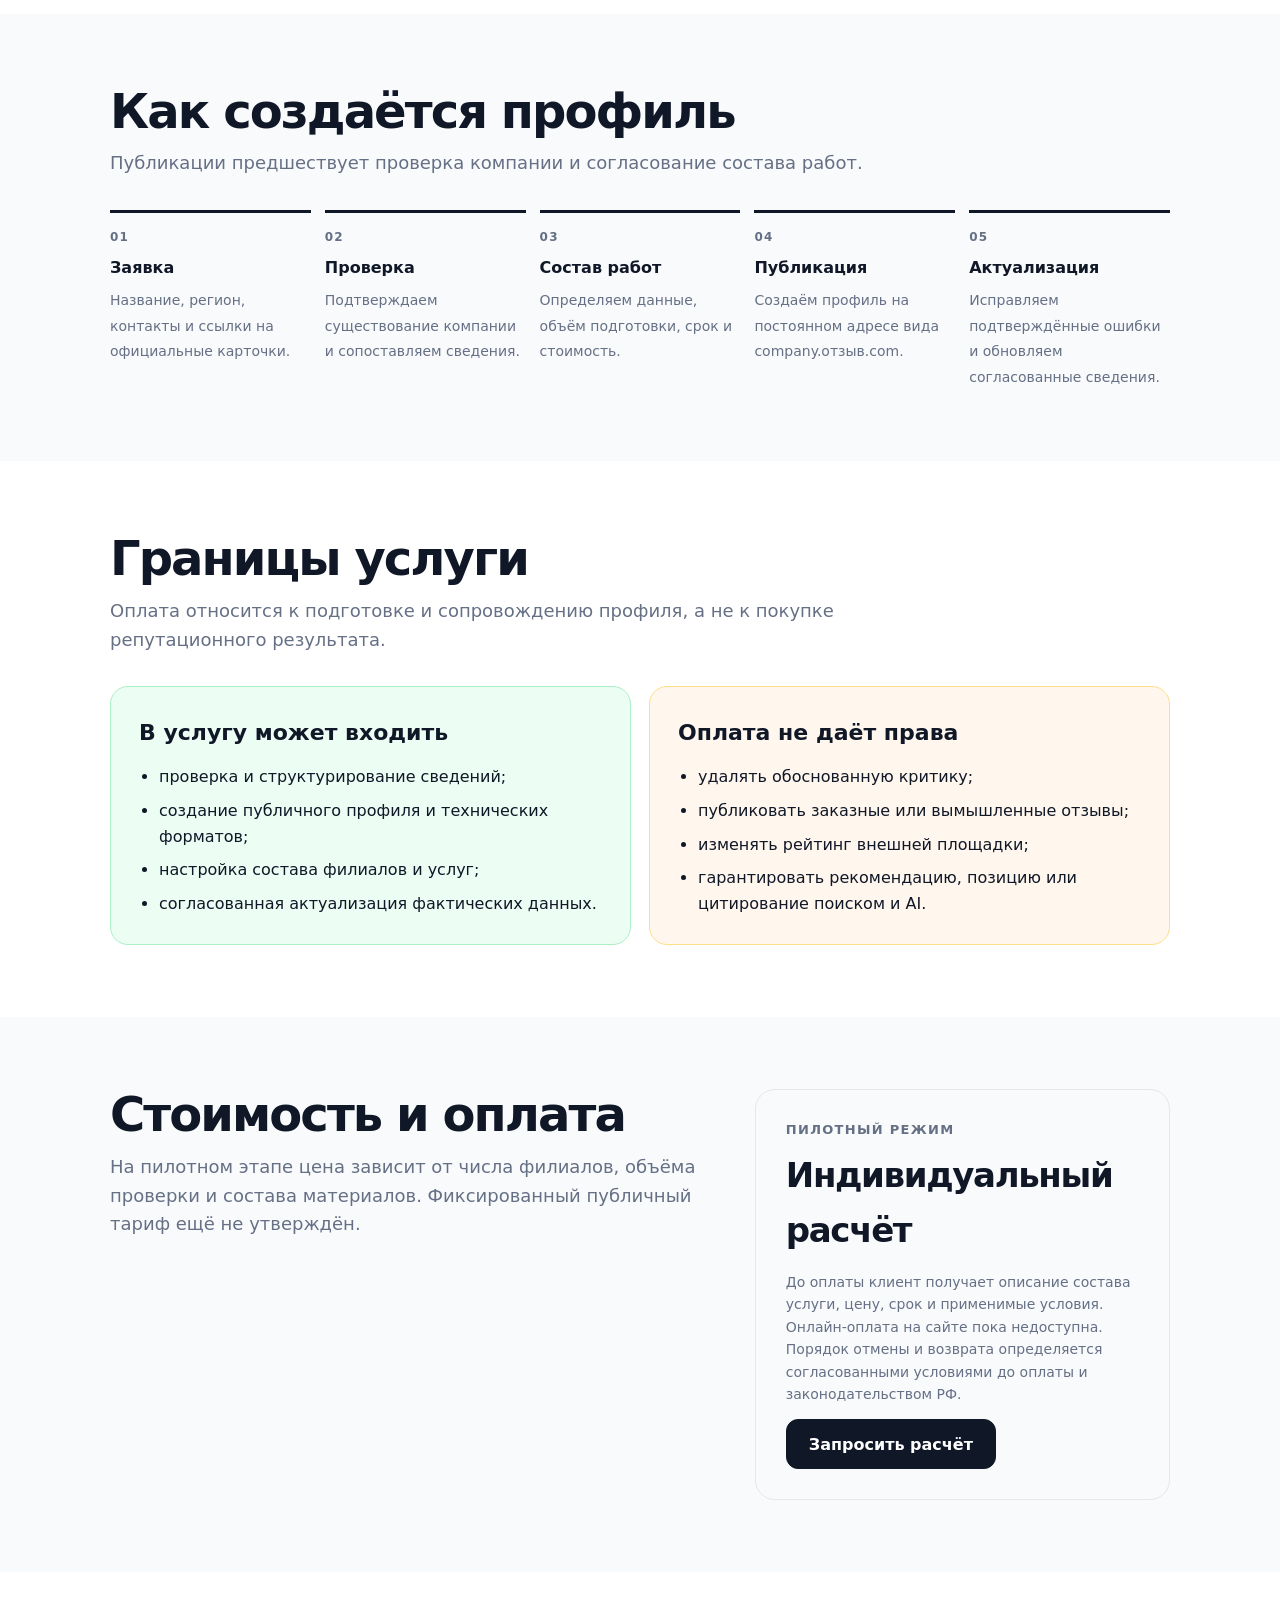
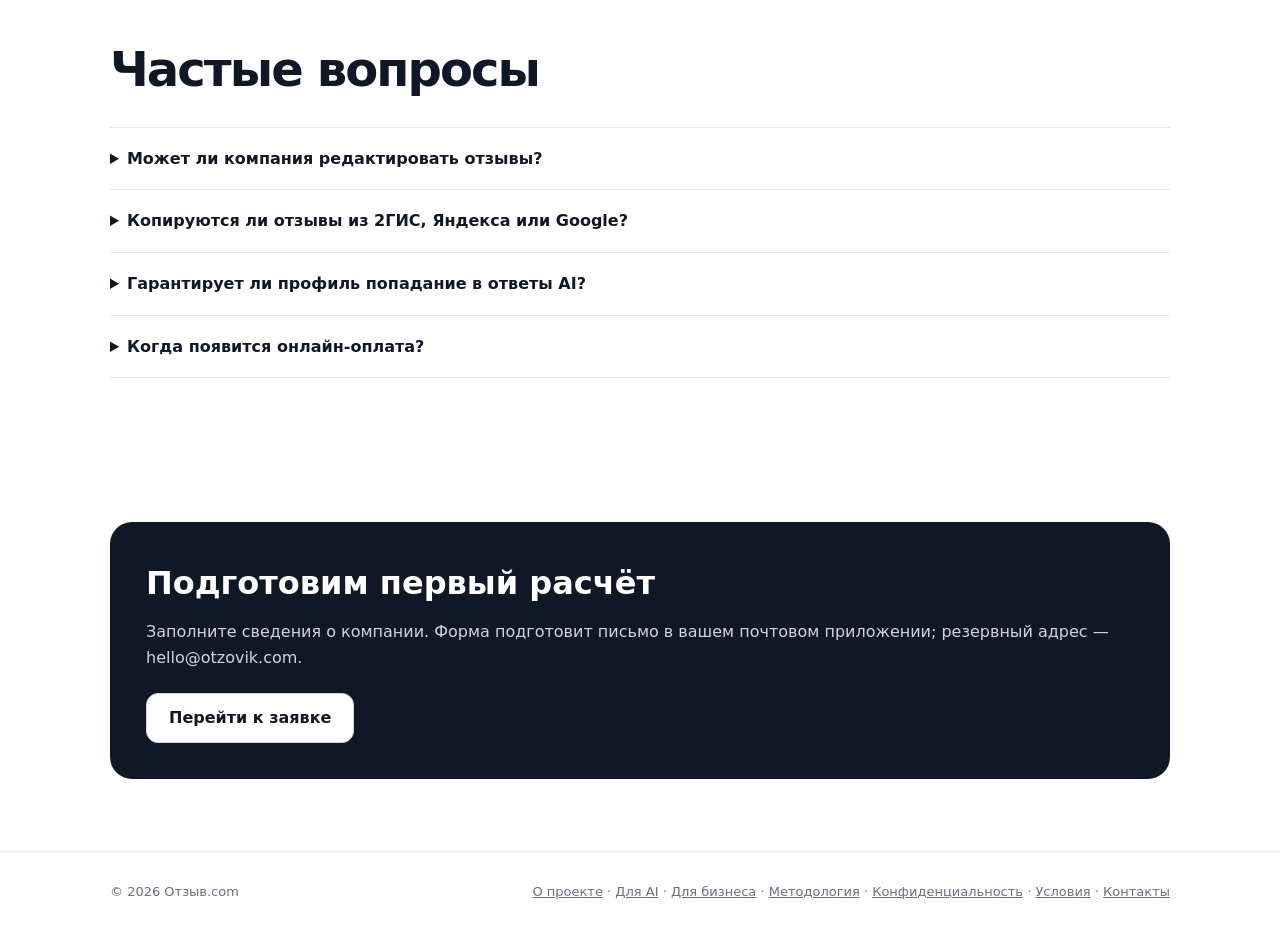
<file: business/index.html>
<!doctype html>
<html lang="ru">
<head>
<meta charset="utf-8">
<meta name="viewport" content="width=device-width,initial-scale=1">
<meta name="theme-color" content="#101828">
<link rel="icon" href="/favicon.svg" type="image/svg+xml">
<title>Профиль компании для бизнеса — Отзыв.com</title>
<meta name="description" content="Независимый структурированный профиль компании на Отзыв.com для пользователей, поиска и AI-агентов.">
<link rel="canonical" href="https://отзыв.com/business/">
<meta property="og:type" content="website">
<meta property="og:locale" content="ru_RU">
<meta property="og:site_name" content="Отзыв.com">
<meta property="og:title" content="Профиль компании для бизнеса — Отзыв.com">
<meta property="og:description" content="Что входит в создание независимого профиля компании и как подать заявку.">
<meta property="og:url" content="https://отзыв.com/business/">
<script type="application/ld+json">
{
  "@context": "https://schema.org",
  "@type": "Service",
  "@id": "https://отзыв.com/business/#service",
  "url": "https://отзыв.com/business/",
  "name": "Создание структурированного профиля компании",
  "serviceType": "Подготовка и сопровождение независимого публичного профиля компании",
  "description": "Проверка и структурирование сведений о компании, филиалах, услугах и разрешённых репутационных данных для пользователей, поиска и AI-агентов.",
  "isRelatedTo": {
    "@id": "https://отзыв.com/#website"
  },
  "audience": {
    "@type": "BusinessAudience"
  },
  "inLanguage": "ru-RU"
}
</script>
<style>
*{box-sizing:border-box}html{scroll-behavior:smooth}body{margin:0;font-family:Inter,system-ui,-apple-system,BlinkMacSystemFont,"Segoe UI",sans-serif;color:#101828;background:#fff;line-height:1.6}a{color:inherit}.container{width:min(1060px,calc(100% - 32px));margin:0 auto}.nav{height:76px;display:flex;align-items:center;justify-content:space-between;border-bottom:1px solid #eaecf0}.logo{font-size:24px;font-weight:900;text-decoration:none}.logo span{font-weight:500;color:#667085}.navlinks{display:flex;align-items:center;gap:22px;font-size:14px;font-weight:650}.navlinks a{text-decoration:none}.hero{padding:82px 0 70px;background:linear-gradient(180deg,#f8fafc 0,#fff 100%)}.eyebrow{font-size:12px;font-weight:800;text-transform:uppercase;letter-spacing:.13em;color:#1570ef}h1{max-width:820px;font-size:clamp(42px,7vw,76px);line-height:.98;letter-spacing:-.055em;margin:14px 0 22px}.lead{max-width:760px;font-size:clamp(18px,2.3vw,23px);color:#475467;margin:0}.actions{display:flex;gap:12px;flex-wrap:wrap;margin-top:30px}.btn{display:inline-flex;align-items:center;justify-content:center;min-height:50px;padding:0 22px;border-radius:12px;text-decoration:none;font-weight:750}.primary{background:#101828;color:#fff;border:1px solid #101828}.secondary{background:#fff;border:1px solid #d0d5dd}.status{margin-top:25px;padding:15px 18px;border:1px solid #b2ddff;border-radius:14px;background:#eff8ff;color:#1849a9;max-width:760px}section{padding:72px 0}.section-head{max-width:760px;margin-bottom:32px}.section-head h2{font-size:clamp(32px,5vw,48px);line-height:1.05;letter-spacing:-.04em;margin:0 0 13px}.section-head p{font-size:18px;color:#667085;margin:0}.grid{display:grid;grid-template-columns:repeat(3,1fr);gap:18px}.card{border:1px solid #e4e7ec;border-radius:18px;padding:25px;background:#fff}.card strong{display:block;font-size:18px;margin-bottom:8px}.card p{margin:0;color:#667085}.muted{background:#f8fafc}.process{counter-reset:step;display:grid;grid-template-columns:repeat(5,1fr);gap:14px}.step{border-top:3px solid #101828;padding-top:15px}.step:before{counter-increment:step;content:"0" counter(step);display:block;color:#667085;font-weight:800;font-size:12px;letter-spacing:.1em;margin-bottom:8px}.step strong{display:block;margin-bottom:6px}.step span{font-size:14px;color:#667085}.compare{display:grid;grid-template-columns:1fr 1fr;gap:18px}.panel{padding:28px;border-radius:18px}.included{background:#ecfdf3;border:1px solid #abefc6}.excluded{background:#fff6ed;border:1px solid #fedf89}.panel h3{margin:0 0 14px;font-size:22px}.panel ul{margin:0;padding-left:20px}.panel li+li{margin-top:8px}.commercial{display:grid;grid-template-columns:1.2fr .8fr;gap:22px;align-items:start}.price{border:1px solid #e4e7ec;border-radius:20px;padding:30px}.price-label{font-size:13px;color:#667085;text-transform:uppercase;letter-spacing:.1em;font-weight:800}.price-value{font-size:34px;font-weight:850;letter-spacing:-.04em;margin:7px 0 12px}.fine{font-size:14px;color:#667085}.faq details{border-top:1px solid #e4e7ec;padding:18px 0}.faq details:last-child{border-bottom:1px solid #e4e7ec}.faq summary{font-weight:750;cursor:pointer}.faq p{color:#667085;margin:10px 0 0}.cta{padding:36px;border-radius:22px;background:#101828;color:#fff}.cta h2{margin:0 0 10px;font-size:32px}.cta p{margin:0;color:#d0d5dd}.cta .secondary{margin-top:22px;color:#101828}.footer{border-top:1px solid #eaecf0;padding:30px 0;color:#667085;font-size:13px}.footer-row{display:flex;justify-content:space-between;gap:20px;flex-wrap:wrap}.footer a{color:inherit}@media(max-width:850px){.grid{grid-template-columns:1fr 1fr}.process{grid-template-columns:1fr 1fr}.commercial{grid-template-columns:1fr}}@media(max-width:580px){.navlinks{gap:12px}.navlinks a:first-child{display:none}.hero{padding-top:55px}.grid,.compare,.process{grid-template-columns:1fr}section{padding:54px 0}}
</style>
<style>:where(a,button,input,textarea,select):focus-visible{outline:3px solid #2e90fa;outline-offset:3px}</style>
<link rel="stylesheet" href="/assets/site-navigation.css">
</head>
<body>
<header class="site-header"><nav class="site-nav" aria-label="Основная навигация"><a class="site-logo" href="/" aria-label="Отзыв.com — главная">отзыв<span>.com</span></a><div class="site-links"><a href="/#companies">Компании</a><a href="/#how">Как это работает</a><a href="/ai/">Для AI</a><a href="/business/" aria-current="page">Для бизнеса</a><a href="/methodology/">Методология</a></div><a class="site-account" href="https://yumis84.github.io/otzovik-company-profile/account-login.html" rel="nofollow">Личный кабинет</a><a class="site-add" href="/add/">Добавить компанию</a><button class="site-toggle" type="button" aria-expanded="false" aria-controls="siteMobileMenu">Меню</button></nav><div class="site-mobile" id="siteMobileMenu" hidden><a href="/#companies">Компании</a><a href="/#how">Как это работает</a><a href="/ai/">Для AI</a><a href="/business/" aria-current="page">Для бизнеса</a><a href="/methodology/">Методология</a><a class="site-account" href="https://yumis84.github.io/otzovik-company-profile/account-login.html" rel="nofollow">Личный кабинет</a><a class="site-add" href="/add/">Добавить компанию</a></div></header>
<main>
<section class="hero"><div class="container">
<div class="eyebrow">Для компаний</div>
<h1>Независимый профиль компании для людей, поиска и AI</h1>
<p class="lead">Структурируем подтверждённые сведения о компании, филиалах, услугах и репутационных источниках. Профиль остаётся независимым: компания может уточнять факты, но не управляет отзывами и оценками.</p>
<div class="actions"><a class="btn primary" href="https://отзыв.com/add/">Подать заявку</a><a class="btn secondary" href="https://ortomediya.отзыв.com/">Посмотреть пример</a></div>
<div class="status"><strong>Текущий статус:</strong> сервис работает в пилотном режиме. Состав работ и стоимость согласовываются до начала оказания услуги; онлайн-оплата пока не подключена.</div>
</div></section>

<section><div class="container">
<div class="section-head"><h2>Что получает компания</h2><p>Не рекламный отзыв и не обещание позиции в поиске, а отдельный проверяемый источник о компании.</p></div>
<div class="grid">
<article class="card"><strong>Структурированный профиль</strong><p>Название, описание, контакты, филиалы, часы работы, услуги и связанные сведения.</p></article>
<article class="card"><strong>Проверка данных</strong><p>Сопоставление официального сайта, публичных карточек и предоставленных материалов.</p></article>
<article class="card"><strong>Источники и даты</strong><p>Происхождение сведений и дата проверки показываются там, где это применимо.</p></article>
<article class="card"><strong>Отдельные рейтинги</strong><p>Оценки внешних площадок не смешиваются в выдуманный общий рейтинг Отзыв.com.</p></article>
<article class="card"><strong>Доступность для AI</strong><p>Публичная HTML-страница и машиночитаемые материалы помогают находить факты о компании.</p></article>
<article class="card"><strong>Уточнение ошибок</strong><p>Компания и пользователи могут сообщить о неточности; исправление проходит проверку.</p></article>
</div>
</div></section>

<section class="muted"><div class="container">
<div class="section-head"><h2>Как создаётся профиль</h2><p>Публикации предшествует проверка компании и согласование состава работ.</p></div>
<div class="process">
<div class="step"><strong>Заявка</strong><span>Название, регион, контакты и ссылки на официальные карточки.</span></div>
<div class="step"><strong>Проверка</strong><span>Подтверждаем существование компании и сопоставляем сведения.</span></div>
<div class="step"><strong>Состав работ</strong><span>Определяем данные, объём подготовки, срок и стоимость.</span></div>
<div class="step"><strong>Публикация</strong><span>Создаём профиль на постоянном адресе вида company.отзыв.com.</span></div>
<div class="step"><strong>Актуализация</strong><span>Исправляем подтверждённые ошибки и обновляем согласованные сведения.</span></div>
</div>
</div></section>

<section><div class="container">
<div class="section-head"><h2>Границы услуги</h2><p>Оплата относится к подготовке и сопровождению профиля, а не к покупке репутационного результата.</p></div>
<div class="compare">
<div class="panel included"><h3>В услугу может входить</h3><ul><li>проверка и структурирование сведений;</li><li>создание публичного профиля и технических форматов;</li><li>настройка состава филиалов и услуг;</li><li>согласованная актуализация фактических данных.</li></ul></div>
<div class="panel excluded"><h3>Оплата не даёт права</h3><ul><li>удалять обоснованную критику;</li><li>публиковать заказные или вымышленные отзывы;</li><li>изменять рейтинг внешней площадки;</li><li>гарантировать рекомендацию, позицию или цитирование поиском и AI.</li></ul></div>
</div>
</div></section>

<section class="muted"><div class="container commercial">
<div class="section-head"><h2>Стоимость и оплата</h2><p>На пилотном этапе цена зависит от числа филиалов, объёма проверки и состава материалов. Фиксированный публичный тариф ещё не утверждён.</p></div>
<div class="price"><div class="price-label">Пилотный режим</div><div class="price-value">Индивидуальный расчёт</div><p class="fine">До оплаты клиент получает описание состава услуги, цену, срок и применимые условия. Онлайн-оплата на сайте пока недоступна. Порядок отмены и возврата определяется согласованными условиями до оплаты и законодательством РФ.</p><a class="btn primary" href="https://отзыв.com/add/">Запросить расчёт</a></div>
</div></section>

<section><div class="container faq">
<div class="section-head"><h2>Частые вопросы</h2></div>
<details><summary>Может ли компания редактировать отзывы?</summary><p>Нет. Компания может сообщить об ошибке, предоставить официальный ответ или оспорить материал, но решение о публикации принимается независимо по правилам модерации.</p></details>
<details><summary>Копируются ли отзывы из 2ГИС, Яндекса или Google?</summary><p>Тексты не копируются без предусмотренного законом основания или разрешения правообладателя. Рейтинги источников рассматриваются отдельно и сопровождаются указанием происхождения.</p></details>
<details><summary>Гарантирует ли профиль попадание в ответы AI?</summary><p>Нет. Мы повышаем доступность структурированных сведений, но не управляем решениями поисковых систем и AI-сервисов.</p></details>
<details><summary>Когда появится онлайн-оплата?</summary><p>После утверждения состава услуги, тарифа и технического подключения платёжного сервиса. До этого заявка не требует оплаты.</p></details>
</div></section>

<section><div class="container"><div class="cta"><h2>Подготовим первый расчёт</h2><p>Заполните сведения о компании. Форма подготовит письмо в вашем почтовом приложении; резервный адрес — hello@otzovik.com.</p><a class="btn secondary" href="https://отзыв.com/add/">Перейти к заявке</a></div></div></section>
</main>
<footer class="footer"><div class="container footer-row"><div>© 2026 Отзыв.com</div><nav aria-label="Документы и контакты"><a href="https://отзыв.com/about/">О проекте</a> · <a href="https://отзыв.com/ai/">Для AI</a> · <a href="https://отзыв.com/business/">Для бизнеса</a> · <a href="https://отзыв.com/methodology/">Методология</a> · <a href="https://отзыв.com/privacy/">Конфиденциальность</a> · <a href="https://отзыв.com/terms/">Условия</a> · <a href="https://отзыв.com/contacts/">Контакты</a></nav></div></footer>
<script src="/assets/site-navigation.js"></script>
</body>
</html>
</file>
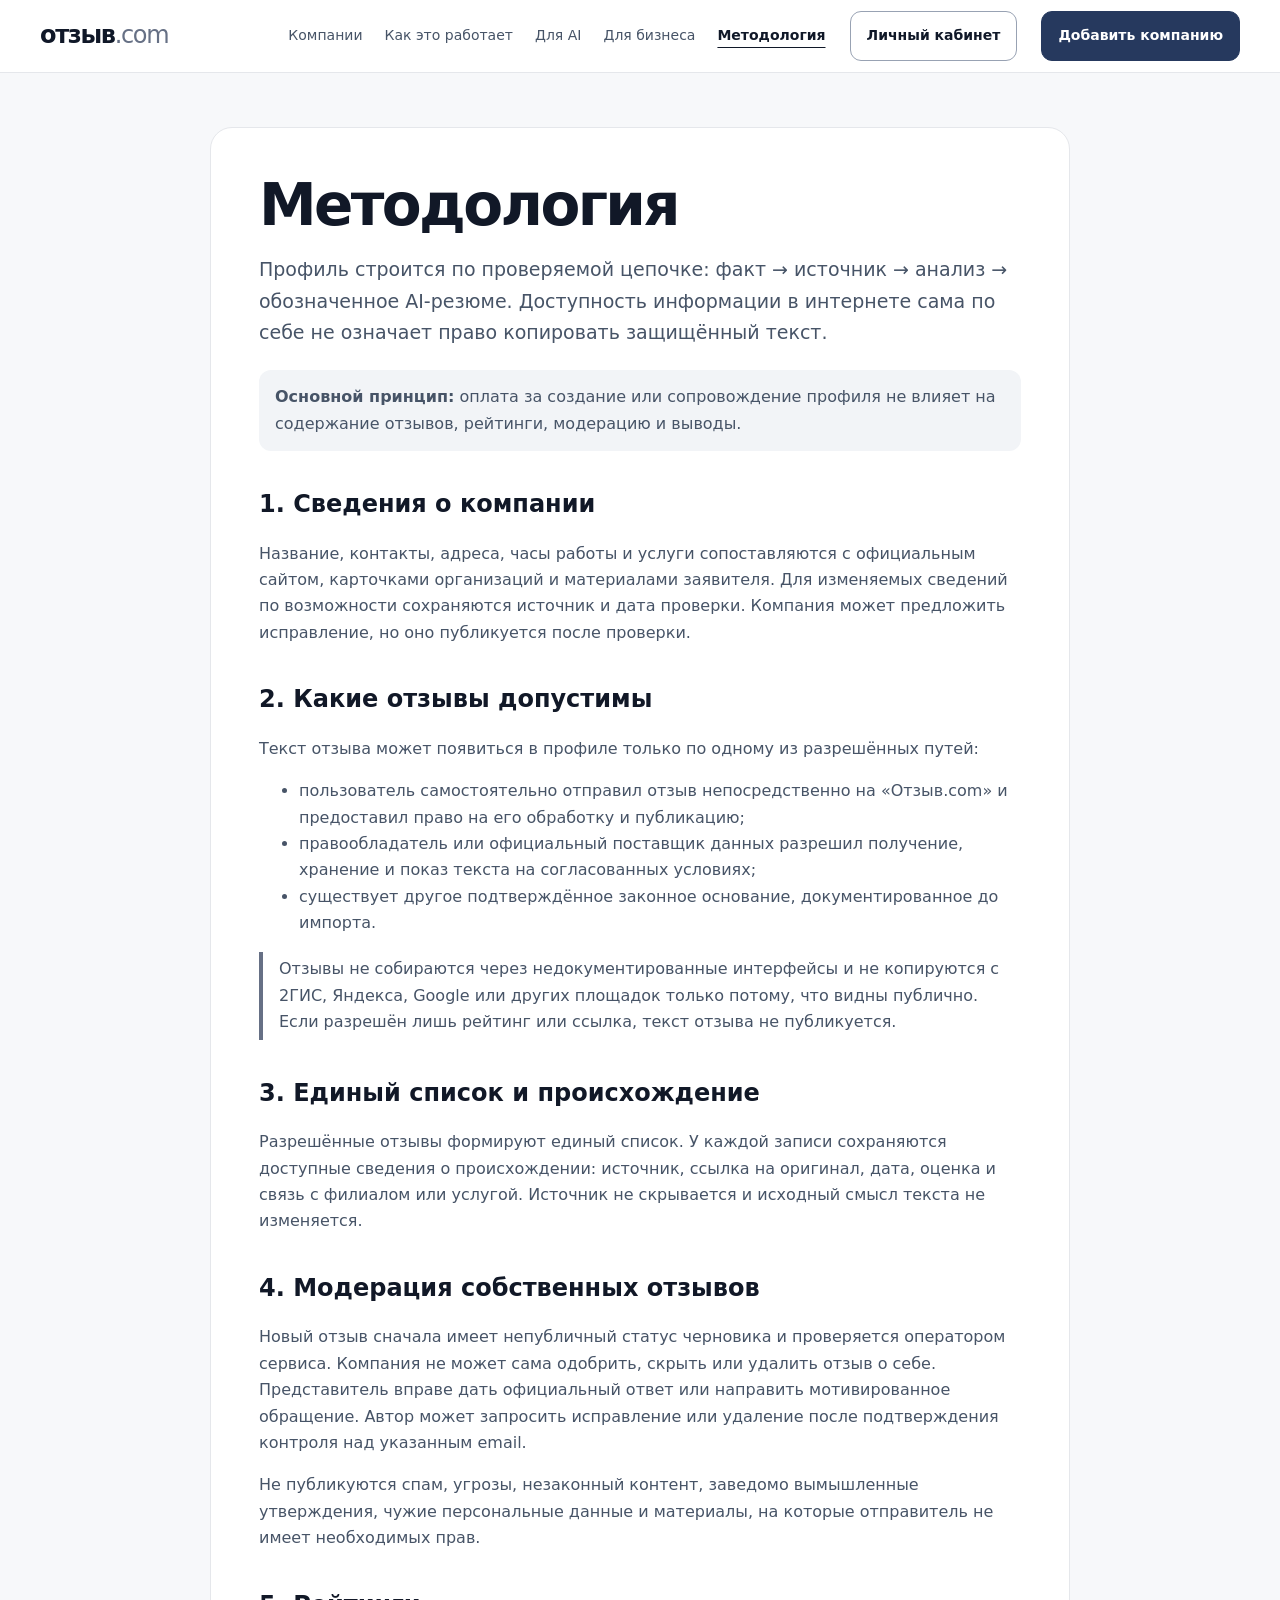
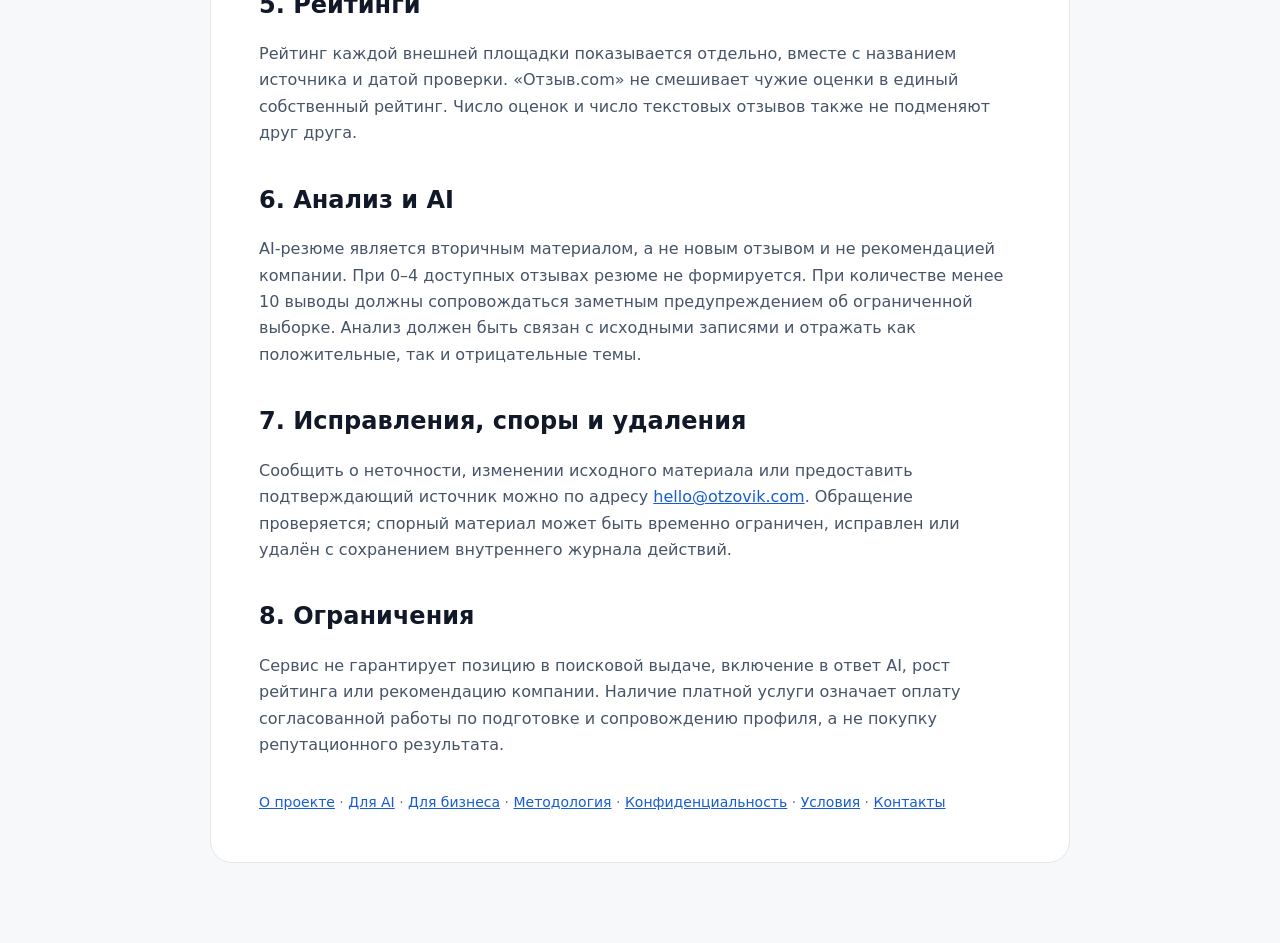
<file: methodology/index.html>
<!doctype html><html lang="ru"><head><meta charset="utf-8"><meta name="viewport" content="width=device-width,initial-scale=1">
<meta name="theme-color" content="#101828">
<link rel="icon" href="/favicon.svg" type="image/svg+xml"><meta name="description" content="Методология сервиса «Отзыв.com»">
<link rel="canonical" href="https://отзыв.com/methodology/">
<meta property="og:type" content="website">
<meta property="og:locale" content="ru_RU">
<meta property="og:site_name" content="Отзыв.com">
<meta property="og:title" content="Методология — Отзыв.com">
<meta property="og:description" content="Методология сервиса «Отзыв.com»">
<style>:where(a,button,input,textarea,select):focus-visible{outline:3px solid #2e90fa;outline-offset:3px}</style>
<meta property="og:url" content="https://отзыв.com/methodology/"><title>Методология — Отзыв.com</title><style>*{box-sizing:border-box}body{margin:0;font-family:Inter,system-ui,sans-serif;color:#111827;background:#f7f8fa;line-height:1.65}a{color:#175cd3}header{background:#fff;border-bottom:1px solid #e5e7eb}.nav,.wrap{width:min(860px,calc(100% - 32px));margin:auto}.nav{min-height:68px;display:flex;align-items:center;justify-content:space-between;gap:20px}.logo{color:#111827;text-decoration:none;font-size:24px;font-weight:900;letter-spacing:-.05em}.logo span{font-weight:500;color:#667085}.back{color:#475467;text-decoration:none;font-weight:650}.wrap{padding:54px 0 80px}article{background:#fff;border:1px solid #e5e7eb;border-radius:22px;padding:clamp(24px,5vw,48px)}h1{font-size:clamp(36px,7vw,58px);line-height:1.02;letter-spacing:-.045em;margin:0 0 16px}h2{font-size:24px;margin:34px 0 10px}p,li{color:#475467}.lead{font-size:19px}.meta{padding:14px 16px;background:#f2f4f7;border-radius:12px;margin:22px 0;color:#475467}.notice{border-left:4px solid #667085;padding:4px 0 4px 16px}footer{margin-top:32px;color:#667085;font-size:14px}@media(max-width:520px){.wrap{padding-top:28px}article{border-radius:16px}.nav{min-height:62px}}</style><link rel="stylesheet" href="/assets/site-navigation.css">
</head><body><header class="site-header"><nav class="site-nav" aria-label="Основная навигация"><a class="site-logo" href="/" aria-label="Отзыв.com — главная">отзыв<span>.com</span></a><div class="site-links"><a href="/#companies">Компании</a><a href="/#how">Как это работает</a><a href="/ai/">Для AI</a><a href="/business/">Для бизнеса</a><a href="/methodology/" aria-current="page">Методология</a></div><a class="site-account" href="https://yumis84.github.io/otzovik-company-profile/account-login.html" rel="nofollow">Личный кабинет</a><a class="site-add" href="/add/">Добавить компанию</a><button class="site-toggle" type="button" aria-expanded="false" aria-controls="siteMobileMenu">Меню</button></nav><div class="site-mobile" id="siteMobileMenu" hidden><a href="/#companies">Компании</a><a href="/#how">Как это работает</a><a href="/ai/">Для AI</a><a href="/business/">Для бизнеса</a><a href="/methodology/" aria-current="page">Методология</a><a class="site-account" href="https://yumis84.github.io/otzovik-company-profile/account-login.html" rel="nofollow">Личный кабинет</a><a class="site-add" href="/add/">Добавить компанию</a></div></header><main class="wrap"><article>
<h1>Методология</h1>
<p class="lead">Профиль строится по проверяемой цепочке: факт → источник → анализ → обозначенное AI-резюме. Доступность информации в интернете сама по себе не означает право копировать защищённый текст.</p>
<div class="meta"><strong>Основной принцип:</strong> оплата за создание или сопровождение профиля не влияет на содержание отзывов, рейтинги, модерацию и выводы.</div>

<h2>1. Сведения о компании</h2>
<p>Название, контакты, адреса, часы работы и услуги сопоставляются с официальным сайтом, карточками организаций и материалами заявителя. Для изменяемых сведений по возможности сохраняются источник и дата проверки. Компания может предложить исправление, но оно публикуется после проверки.</p>

<h2>2. Какие отзывы допустимы</h2>
<p>Текст отзыва может появиться в профиле только по одному из разрешённых путей:</p>
<ul>
<li>пользователь самостоятельно отправил отзыв непосредственно на «Отзыв.com» и предоставил право на его обработку и публикацию;</li>
<li>правообладатель или официальный поставщик данных разрешил получение, хранение и показ текста на согласованных условиях;</li>
<li>существует другое подтверждённое законное основание, документированное до импорта.</li>
</ul>
<p class="notice">Отзывы не собираются через недокументированные интерфейсы и не копируются с 2ГИС, Яндекса, Google или других площадок только потому, что видны публично. Если разрешён лишь рейтинг или ссылка, текст отзыва не публикуется.</p>

<h2>3. Единый список и происхождение</h2>
<p>Разрешённые отзывы формируют единый список. У каждой записи сохраняются доступные сведения о происхождении: источник, ссылка на оригинал, дата, оценка и связь с филиалом или услугой. Источник не скрывается и исходный смысл текста не изменяется.</p>

<h2>4. Модерация собственных отзывов</h2>
<p>Новый отзыв сначала имеет непубличный статус черновика и проверяется оператором сервиса. Компания не может сама одобрить, скрыть или удалить отзыв о себе. Представитель вправе дать официальный ответ или направить мотивированное обращение. Автор может запросить исправление или удаление после подтверждения контроля над указанным email.</p>
<p>Не публикуются спам, угрозы, незаконный контент, заведомо вымышленные утверждения, чужие персональные данные и материалы, на которые отправитель не имеет необходимых прав.</p>

<h2>5. Рейтинги</h2>
<p>Рейтинг каждой внешней площадки показывается отдельно, вместе с названием источника и датой проверки. «Отзыв.com» не смешивает чужие оценки в единый собственный рейтинг. Число оценок и число текстовых отзывов также не подменяют друг друга.</p>

<h2>6. Анализ и AI</h2>
<p>AI-резюме является вторичным материалом, а не новым отзывом и не рекомендацией компании. При 0–4 доступных отзывах резюме не формируется. При количестве менее 10 выводы должны сопровождаться заметным предупреждением об ограниченной выборке. Анализ должен быть связан с исходными записями и отражать как положительные, так и отрицательные темы.</p>

<h2>7. Исправления, споры и удаления</h2>
<p>Сообщить о неточности, изменении исходного материала или предоставить подтверждающий источник можно по адресу <a href="mailto:hello@otzovik.com">hello@otzovik.com</a>. Обращение проверяется; спорный материал может быть временно ограничен, исправлен или удалён с сохранением внутреннего журнала действий.</p>

<h2>8. Ограничения</h2>
<p>Сервис не гарантирует позицию в поисковой выдаче, включение в ответ AI, рост рейтинга или рекомендацию компании. Наличие платной услуги означает оплату согласованной работы по подготовке и сопровождению профиля, а не покупку репутационного результата.</p>

<footer><nav aria-label="Документы и контакты"><a href="../about/">О проекте</a> · <a href="../ai/">Для AI</a> · <a href="../business/">Для бизнеса</a> · <a href="../methodology/">Методология</a> · <a href="../privacy/">Конфиденциальность</a> · <a href="../terms/">Условия</a> · <a href="../contacts/">Контакты</a></nav></footer>
</article></main><script src="/assets/site-navigation.js"></script>
</body></html>
</file>
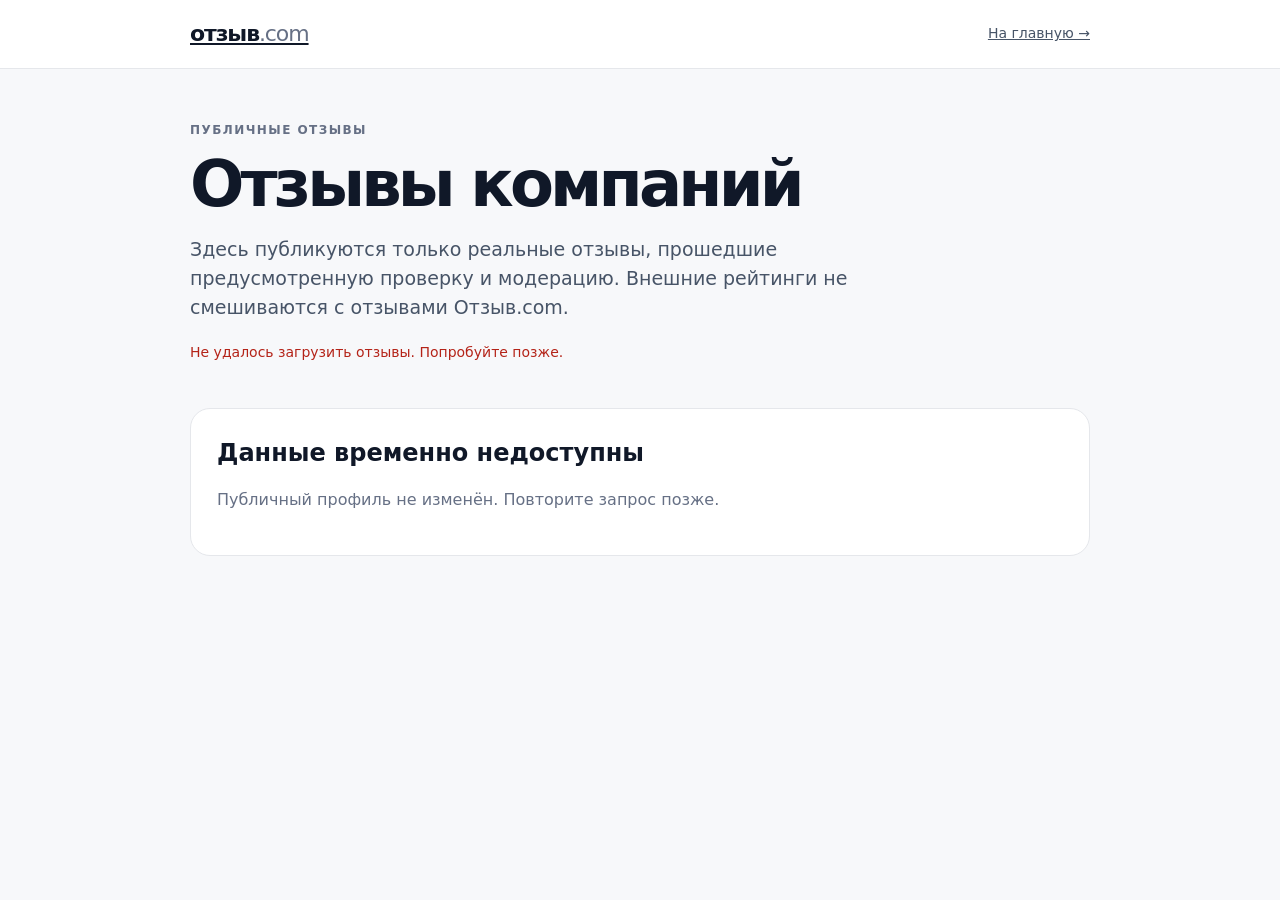
<file: reviews/index.html>
<!doctype html>
<html lang="ru">
<head>
<meta charset="utf-8"><meta name="viewport" content="width=device-width,initial-scale=1">
<meta name="robots" content="noindex,nofollow"><link rel="canonical" href="https://отзыв.com/reviews/">
<meta name="description" content="Опубликованные отзывы Отзыв.com с происхождением данных и машиночитаемой структурой."><title>Отзывы — Отзыв.com</title>
<style>*{box-sizing:border-box}body{margin:0;background:#f7f8fa;color:#101828;font-family:Inter,system-ui,sans-serif;line-height:1.55}.wrap{width:min(900px,calc(100% - 32px));margin:auto}header{background:#fff;border-bottom:1px solid #e5e7eb}.nav{min-height:68px;display:flex;align-items:center;justify-content:space-between}.brand{font-size:22px;font-weight:900;letter-spacing:-.05em}.brand span{font-weight:500;color:#667085}.back{font-size:14px;color:#475467}.hero{padding:52px 0 30px}.kicker{font-size:12px;font-weight:800;letter-spacing:.12em;color:#667085}.hero h1{font-size:clamp(38px,7vw,64px);line-height:1;letter-spacing:-.06em;margin:12px 0 18px}.lead{font-size:19px;color:#475467;max-width:720px}.card{background:#fff;border:1px solid #e5e7eb;border-radius:20px;padding:26px;margin-bottom:16px}.card h2{margin:0 0 10px}.muted{color:#667085}.meta{display:flex;gap:12px;flex-wrap:wrap;font-size:14px;color:#667085}.meta strong{color:#101828}.rating{font-weight:800}.review-text{font-size:17px;white-space:pre-wrap}.provenance{border-top:1px solid #eaecf0;padding-top:14px;margin-top:18px;font-size:13px;color:#667085}.empty{text-align:center;padding:42px 26px}.source{display:inline-block;margin-top:10px;color:#475467;font-size:13px}.status{font-size:14px;color:#475467}.error{color:#b42318}.skeleton{height:150px;background:linear-gradient(90deg,#f2f4f7,#fff,#f2f4f7);border-radius:16px}a{color:inherit}@media(max-width:650px){.hero{padding-top:38px}}</style>
<script type="application/ld+json" id="reviews-jsonld">{"@context":"https://schema.org","@type":"ItemList","name":"Отзывы Отзыв.com","itemListElement":[]}</script>
</head>
<body><header><div class="wrap nav"><a class="brand" href="https://отзыв.com/">отзыв<span>.com</span></a><a class="back" href="https://отзыв.com/">На главную →</a></div></header>
<main><section class="hero"><div class="wrap"><div class="kicker">ПУБЛИЧНЫЕ ОТЗЫВЫ</div><h1 id="title">Отзывы компаний</h1><p class="lead">Здесь публикуются только реальные отзывы, прошедшие предусмотренную проверку и модерацию. Внешние рейтинги не смешиваются с отзывами Отзыв.com.</p><p class="status" id="status">Загрузка данных…</p></div></section><section><div class="wrap" id="content"><div class="card skeleton" aria-hidden="true"></div></div></section></main>
<script>
const SUPABASE_URL='https://rzhlcszqtuhkhfibygnk.supabase.co';const SUPABASE_KEY='sb_publishable_yhqWJ1eWUznBkqKwPogTrw_xCdCbFA-';const params=new URLSearchParams(location.search);const slug=params.get('company')||'ortomediya';
const esc=v=>String(v??'').replace(/[&<>\"']/g,c=>({'&':'&amp;','<':'&lt;','>':'&gt;','\"':'&quot;',"'":'&#39;'}[c]));const date=v=>v?new Intl.DateTimeFormat('ru-RU',{dateStyle:'long'}).format(new Date(v)):'Дата не указана';const stars=n=>{const x=Math.max(0,Math.min(5,Number(n)||0));return '★'.repeat(Math.round(x))+'☆'.repeat(5-Math.round(x));};
async function load(){const status=document.getElementById('status');try{const r=await fetch(SUPABASE_URL+'/rest/v1/rpc/get_public_company_profile_v2',{method:'POST',headers:{apikey:SUPABASE_KEY,Authorization:'Bearer '+SUPABASE_KEY,'Content-Type':'application/json'},body:JSON.stringify({p_slug:slug})});if(!r.ok)throw new Error('RPC '+r.status);const p=await r.json();if(!p||!p.id)throw new Error('Профиль не найден');document.title='Отзывы — '+p.name+' | Отзыв.com';document.getElementById('title').textContent='Отзывы — '+p.name;const reviews=Array.isArray(p.reviews)?p.reviews:[];status.textContent=reviews.length?'Опубликовано отзывов: '+reviews.length:'Сейчас опубликованных отзывов нет.';const content=document.getElementById('content');if(!reviews.length){content.innerHTML='<article class="card empty"><h2>Пока нет опубликованных отзывов</h2><p class="muted">Здесь появится полный текст реального отзыва только после подачи, проверки, модерации и публикации.</p><p class="source">Рейтинг внешнего источника хранится отдельно и не является отзывом Отзыв.com.</p></article>';return;}content.innerHTML=reviews.map(x=>`<article class="card" id="review-${esc(x.id)}" data-review-id="${esc(x.id)}"><div class="meta"><strong>${esc(x.author||'Автор')}</strong><span class="rating" aria-label="${esc(x.rating)} из ${esc(x.rating_scale||5)}">${stars(x.rating)} ${esc(x.rating)}/${esc(x.rating_scale||5)}</span><time datetime="${esc(x.published_at||'')}">${date(x.published_at)}</time></div><h2>Отзыв</h2><p class="review-text">${esc(x.body||x.excerpt||'')}</p><div class="provenance"><b>Происхождение:</b> ${esc(x.provenance||'Отзыв.com')} · ID: <code>${esc(x.id)}</code>${x.source_url?' · <a href="'+esc(x.source_url)+'" rel="nofollow noopener">Источник</a>':''}</div></article>`).join('');const json=document.getElementById('reviews-jsonld');json.textContent=JSON.stringify({'@context':'https://schema.org','@type':'ItemList','name':'Отзывы — '+p.name,'itemListElement':reviews.map((x,i)=>({'@type':'ListItem','position':i+1,'item':{'@type':'Review','@id':location.origin+location.pathname+'?company='+encodeURIComponent(p.slug)+'#review-'+x.id,'author':{'@type':'Person','name':x.author||'Автор'},'datePublished':x.published_at,'reviewBody':x.body||x.excerpt||'','reviewRating':{'@type':'Rating','ratingValue':x.rating,'bestRating':x.rating_scale||5}}}))});}catch(e){status.className='status error';status.textContent='Не удалось загрузить отзывы. Попробуйте позже.';document.getElementById('content').innerHTML='<article class="card"><h2>Данные временно недоступны</h2><p class="muted">Публичный профиль не изменён. Повторите запрос позже.</p></article>';console.error(e);}}load();
</script></body></html>
</file>
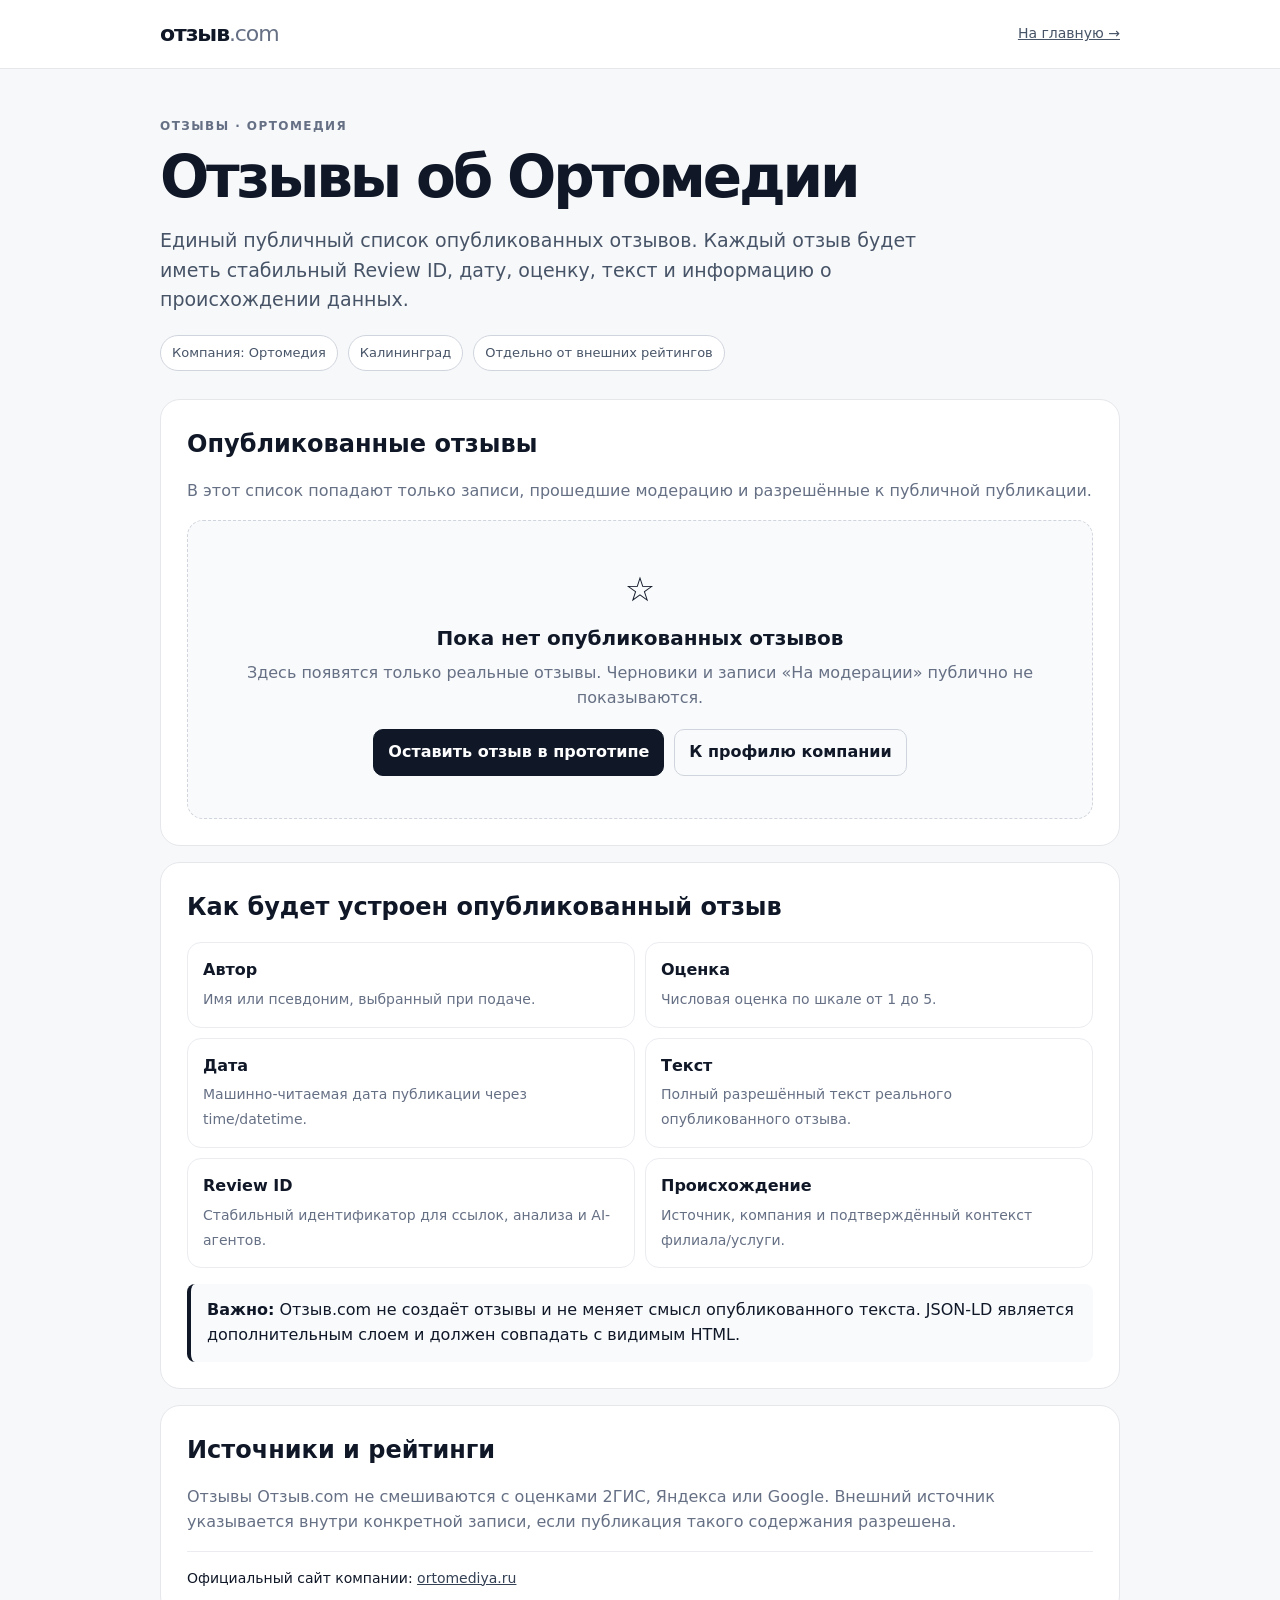
<file: reviews/ortomediya/index.html>
<!doctype html>
<html lang="ru">
<head>
<meta charset="utf-8">
<meta name="viewport" content="width=device-width,initial-scale=1">
<meta name="robots" content="noindex,nofollow">
<link rel="canonical" href="https://отзыв.com/reviews/ortomediya/">
<meta name="description" content="Публичный список отзывов об Ортомедии на Отзыв.com. Отзывы публикуются после модерации с указанием происхождения данных.">
<title>Отзывы об Ортомедии | Отзыв.com</title>
<style>
*{box-sizing:border-box}body{margin:0;background:#f7f8fa;color:#101828;font-family:Inter,system-ui,sans-serif;line-height:1.55}.wrap{width:min(960px,calc(100% - 32px));margin:auto}header{background:#fff;border-bottom:1px solid #e5e7eb}.nav{min-height:68px;display:flex;align-items:center;justify-content:space-between;gap:20px}.brand{font-size:22px;font-weight:900;letter-spacing:-.05em;color:#101828;text-decoration:none}.brand span{font-weight:500;color:#667085}.back{font-size:14px;color:#475467}.hero{padding:48px 0 28px}.kicker{font-size:12px;font-weight:800;letter-spacing:.12em;color:#667085}.hero h1{font-size:clamp(36px,7vw,58px);line-height:1.03;letter-spacing:-.055em;margin:12px 0}.lead{font-size:19px;color:#475467;max-width:760px}.context{display:flex;gap:10px;flex-wrap:wrap;margin-top:20px}.pill{border:1px solid #d0d5dd;background:#fff;border-radius:999px;padding:7px 11px;font-size:13px;color:#475467}.card{background:#fff;border:1px solid #e5e7eb;border-radius:20px;padding:26px;margin-bottom:16px}.card h2{margin:0 0 8px}.muted{color:#667085}.toolbar{display:grid;grid-template-columns:1fr 1fr auto;gap:10px;margin-top:18px}.toolbar label{display:grid;gap:6px;font-size:13px;font-weight:750}.toolbar select,.toolbar button{font:inherit;border:1px solid #d0d5dd;border-radius:10px;padding:10px 12px;background:#fff;color:#101828}.toolbar [disabled]{opacity:.62}.empty{padding:42px 22px;text-align:center;border:1px dashed #d0d5dd;border-radius:16px;background:#f9fafb}.empty-icon{font-size:34px;display:block;margin-bottom:8px}.empty strong{display:block;font-size:20px;margin-bottom:7px}.actions{display:flex;justify-content:center;gap:10px;flex-wrap:wrap;margin-top:18px}.btn{display:inline-block;padding:10px 14px;border-radius:10px;border:1px solid #d0d5dd;color:#101828;text-decoration:none;font-weight:700}.btn.primary{background:#101828;color:#fff;border-color:#101828}.contract{display:grid;grid-template-columns:repeat(2,1fr);gap:10px;margin-top:16px}.contract div{border:1px solid #eaecf0;border-radius:14px;padding:15px}.contract b{display:block;margin-bottom:4px}.contract span{font-size:14px;color:#667085}.notice{border-left:4px solid #101828;padding:14px 16px;background:#f8fafc;border-radius:8px}.source{margin-top:16px;padding-top:16px;border-top:1px solid #eaecf0;font-size:14px}.source a{color:#344054}@media(max-width:650px){.toolbar,.contract{grid-template-columns:1fr}.hero{padding-top:36px}.card{padding:20px}.nav{align-items:flex-start;padding:16px 0;flex-direction:column}}
</style>
<script type="application/ld+json">
{
  "@context":"https://schema.org",
  "@type":"CollectionPage",
  "name":"Отзывы об Ортомедии",
  "url":"https://отзыв.com/reviews/ortomediya/",
  "isPartOf":{"@type":"WebSite","name":"Отзыв.com","url":"https://отзыв.com/"},
  "about":{"@type":"Organization","name":"Ортомедия","url":"https://ortomediya.ru/"},
  "hasPart":[]
}
</script>
</head>
<body>
<header><div class="wrap nav"><a class="brand" href="https://отзыв.com/">отзыв<span>.com</span></a><a class="back" href="https://yumis84.github.io/otzovik/">На главную →</a></div></header>
<main>
<section class="hero"><div class="wrap">
<div class="kicker">ОТЗЫВЫ · ОРТОМЕДИЯ</div>
<h1>Отзывы об Ортомедии</h1>
<p class="lead">Единый публичный список опубликованных отзывов. Каждый отзыв будет иметь стабильный Review ID, дату, оценку, текст и информацию о происхождении данных.</p>
<div class="context"><span class="pill">Компания: Ортомедия</span><span class="pill">Калининград</span><span class="pill">Отдельно от внешних рейтингов</span></div>
</div></section>
<section><div class="wrap">
<div class="card" id="reviews" aria-labelledby="reviews-heading">
<h2 id="reviews-heading">Опубликованные отзывы</h2>
<p class="muted">В этот список попадают только записи, прошедшие модерацию и разрешённые к публичной публикации.</p>
<div class="empty" aria-live="polite"><span class="empty-icon" aria-hidden="true">☆</span><strong>Пока нет опубликованных отзывов</strong><span class="muted">Здесь появятся только реальные отзывы. Черновики и записи «На модерации» публично не показываются.</span><div class="actions"><a class="btn primary" href="https://yumis84.github.io/ortomediya/profile-review-v1.html">Оставить отзыв в прототипе</a><a class="btn" href="https://yumis84.github.io/ortomediya/profile.html#own">К профилю компании</a></div></div>
</div>
<div class="card">
<h2>Как будет устроен опубликованный отзыв</h2>
<div class="contract">
<div><b>Автор</b><span>Имя или псевдоним, выбранный при подаче.</span></div>
<div><b>Оценка</b><span>Числовая оценка по шкале от 1 до 5.</span></div>
<div><b>Дата</b><span>Машинно-читаемая дата публикации через time/datetime.</span></div>
<div><b>Текст</b><span>Полный разрешённый текст реального опубликованного отзыва.</span></div>
<div><b>Review ID</b><span>Стабильный идентификатор для ссылок, анализа и AI-агентов.</span></div>
<div><b>Происхождение</b><span>Источник, компания и подтверждённый контекст филиала/услуги.</span></div>
</div>
<div class="notice" style="margin-top:16px"><b>Важно:</b> Отзыв.com не создаёт отзывы и не меняет смысл опубликованного текста. JSON-LD является дополнительным слоем и должен совпадать с видимым HTML.</div>
</div>
<div class="card">
<h2>Источники и рейтинги</h2>
<p class="muted">Отзывы Отзыв.com не смешиваются с оценками 2ГИС, Яндекса или Google. Внешний источник указывается внутри конкретной записи, если публикация такого содержания разрешена.</p>
<div class="source">Официальный сайт компании: <a href="https://ortomediya.ru/">ortomediya.ru</a></div>
</div>
</div></section>
</main>
</body>
</html>
</file>
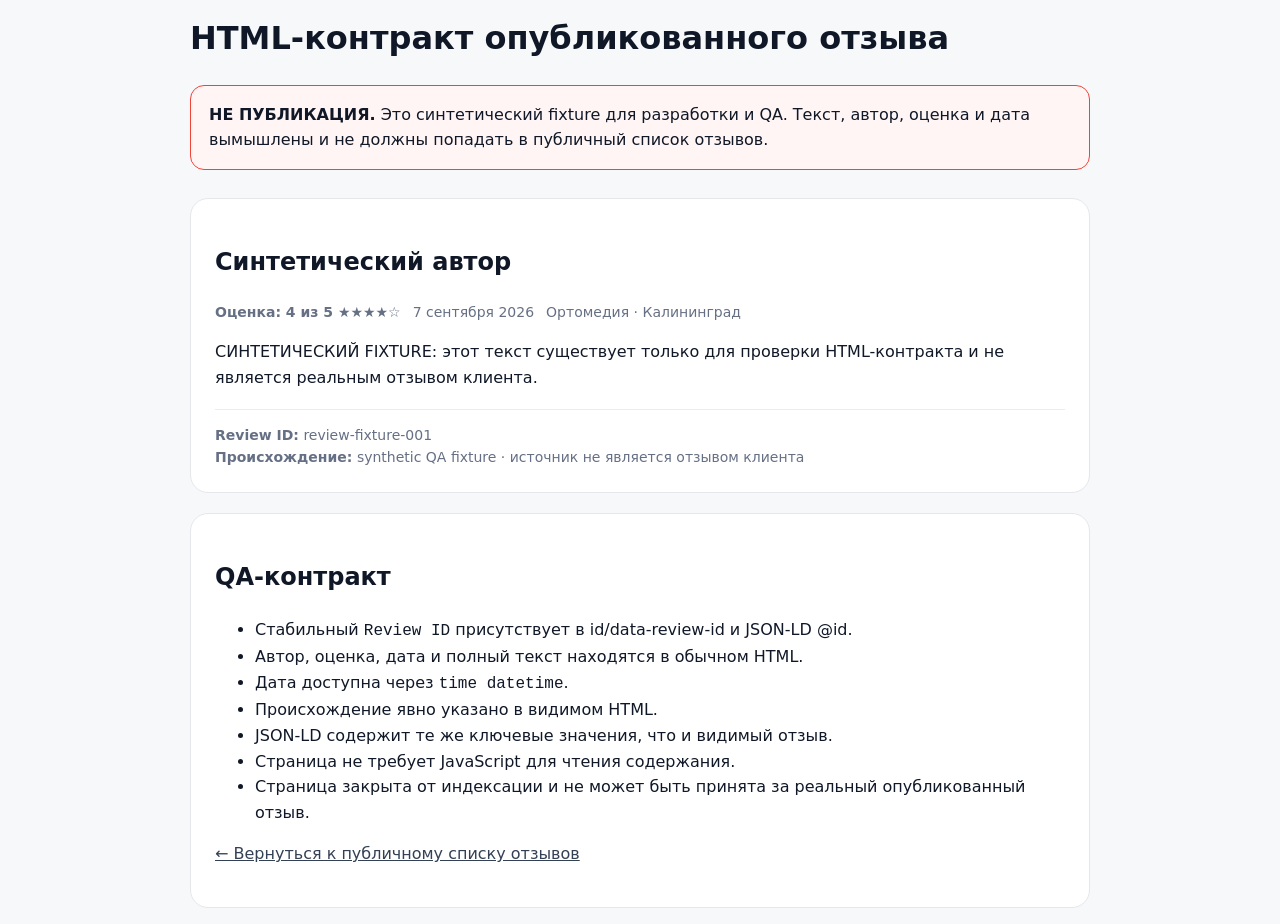
<file: reviews/ortomediya/contract-fixture.html>
<!doctype html>
<html lang="ru">
<head>
<meta charset="utf-8">
<meta name="viewport" content="width=device-width,initial-scale=1">
<meta name="robots" content="noindex,nofollow">
<link rel="canonical" href="https://отзыв.com/reviews/ortomediya/contract-fixture.html">
<title>Review HTML contract fixture | Отзыв.com</title>
<meta name="description" content="Технический fixture для проверки HTML-контракта опубликованного отзыва. Это синтетические данные и не опубликованный отзыв.">
<style>
body{margin:0;background:#f7f8fa;color:#101828;font:16px/1.6 system-ui,sans-serif}.wrap{width:min(900px,calc(100% - 32px));margin:auto}.notice{margin:28px 0;padding:16px 18px;border:1px solid #f04438;border-radius:14px;background:#fff5f4}.card{background:#fff;border:1px solid #e5e7eb;border-radius:18px;padding:24px;margin:20px 0}h1{line-height:1.1}.meta{display:flex;gap:12px;flex-wrap:wrap;color:#667085;font-size:14px}.rating{font-weight:800}.provenance{border-top:1px solid #eaecf0;margin-top:18px;padding-top:14px;color:#667085;font-size:14px}a{color:#344054}
</style>
<script type="application/ld+json">
{
  "@context":"https://schema.org",
  "@type":"Review",
  "@id":"https://отзыв.com/reviews/ortomediya/contract-fixture.html#review-fixture-001",
  "itemReviewed":{"@type":"Organization","name":"Ортомедия","url":"https://ortomediya.ru/"},
  "author":{"@type":"Person","name":"Синтетический автор"},
  "reviewRating":{"@type":"Rating","ratingValue":"4","bestRating":"5","worstRating":"1"},
  "datePublished":"2026-09-07",
  "reviewBody":"СИНТЕТИЧЕСКИЙ FIXTURE: этот текст существует только для проверки HTML-контракта и не является реальным отзывом клиента.",
  "publisher":{"@type":"Organization","name":"Отзыв.com","url":"https://отзыв.com/"}
}
</script>
</head>
<body>
<main class="wrap">
<h1>HTML-контракт опубликованного отзыва</h1>
<div class="notice"><strong>НЕ ПУБЛИКАЦИЯ.</strong> Это синтетический fixture для разработки и QA. Текст, автор, оценка и дата вымышлены и не должны попадать в публичный список отзывов.</div>
<article class="card review" id="review-fixture-001" data-review-id="review-fixture-001">
<header>
<h2>Синтетический автор</h2>
<div class="meta">
<span class="rating" aria-label="Оценка: 4 из 5">Оценка: 4 из 5 ★★★★☆</span>
<time datetime="2026-09-07">7 сентября 2026</time>
<span>Ортомедия · Калининград</span>
</div>
</header>
<p class="review-body">СИНТЕТИЧЕСКИЙ FIXTURE: этот текст существует только для проверки HTML-контракта и не является реальным отзывом клиента.</p>
<footer class="provenance">
<div><strong>Review ID:</strong> review-fixture-001</div>
<div><strong>Происхождение:</strong> synthetic QA fixture · источник не является отзывом клиента</div>
</footer>
</article>
<div class="card">
<h2>QA-контракт</h2>
<ul>
<li>Стабильный <code>Review ID</code> присутствует в id/data-review-id и JSON-LD @id.</li>
<li>Автор, оценка, дата и полный текст находятся в обычном HTML.</li>
<li>Дата доступна через <code>time datetime</code>.</li>
<li>Происхождение явно указано в видимом HTML.</li>
<li>JSON-LD содержит те же ключевые значения, что и видимый отзыв.</li>
<li>Страница не требует JavaScript для чтения содержания.</li>
<li>Страница закрыта от индексации и не может быть принята за реальный опубликованный отзыв.</li>
</ul>
<p><a href="./">← Вернуться к публичному списку отзывов</a></p>
</div>
</main>
</body>
</html>
</file>
<file: assets/site-navigation.css>
/* Shared site navigation for informational pages. Keep main page styling intact. */
header.site-header{background:#fff;border-bottom:1px solid #e5e7eb;position:sticky;top:0;z-index:100}
header.site-header .site-nav{width:min(1200px,calc(100% - 40px));margin:auto;min-height:72px;display:flex;align-items:center;gap:24px;justify-content:initial}
header.site-header .site-logo{font-size:24px;font-weight:900;letter-spacing:-.055em;color:#101828;text-decoration:none;white-space:nowrap}
header.site-header .site-logo span{font-weight:500;color:#667085}
header.site-header .site-links{display:flex;align-items:center;gap:22px;margin-left:auto}
header.site-header .site-links a{font-size:14px;font-weight:500;text-decoration:none;color:#475467;white-space:nowrap}
header.site-header .site-links a[aria-current=page]{color:#101828;font-weight:750;text-decoration:underline;text-underline-offset:7px}
header.site-header .site-account,header.site-header .site-add{font-size:14px;font-weight:700;text-decoration:none;padding:12px 16px;border-radius:11px;white-space:nowrap}
header.site-header .site-account{border:1px solid #98a2b3;color:#101828;background:#fff}
header.site-header .site-add{border:1px solid #26395e;color:#fff;background:#26395e}
header.site-header .site-toggle{display:none;border:1px solid #d0d5dd;background:#fff;color:#101828;border-radius:10px;padding:10px 14px;cursor:pointer}
header.site-header .site-mobile{display:none;background:#fff;border-top:1px solid #e5e7eb}
header.site-header .site-mobile a{display:block;padding:12px 20px;text-decoration:none;color:#101828}
header.site-header .site-mobile[hidden]{display:none!important}
@media(max-width:1100px){header.site-header .site-links{display:none}header.site-header .site-toggle{display:block;margin-left:auto}}
@media(max-width:620px){header.site-header .site-account,header.site-header .site-add{display:none}header.site-header .site-nav{width:calc(100% - 32px);min-height:64px}header.site-header .site-mobile{display:block}}
@media(min-width:621px) and (max-width:1100px){header.site-header .site-mobile{display:block}}
</file>
